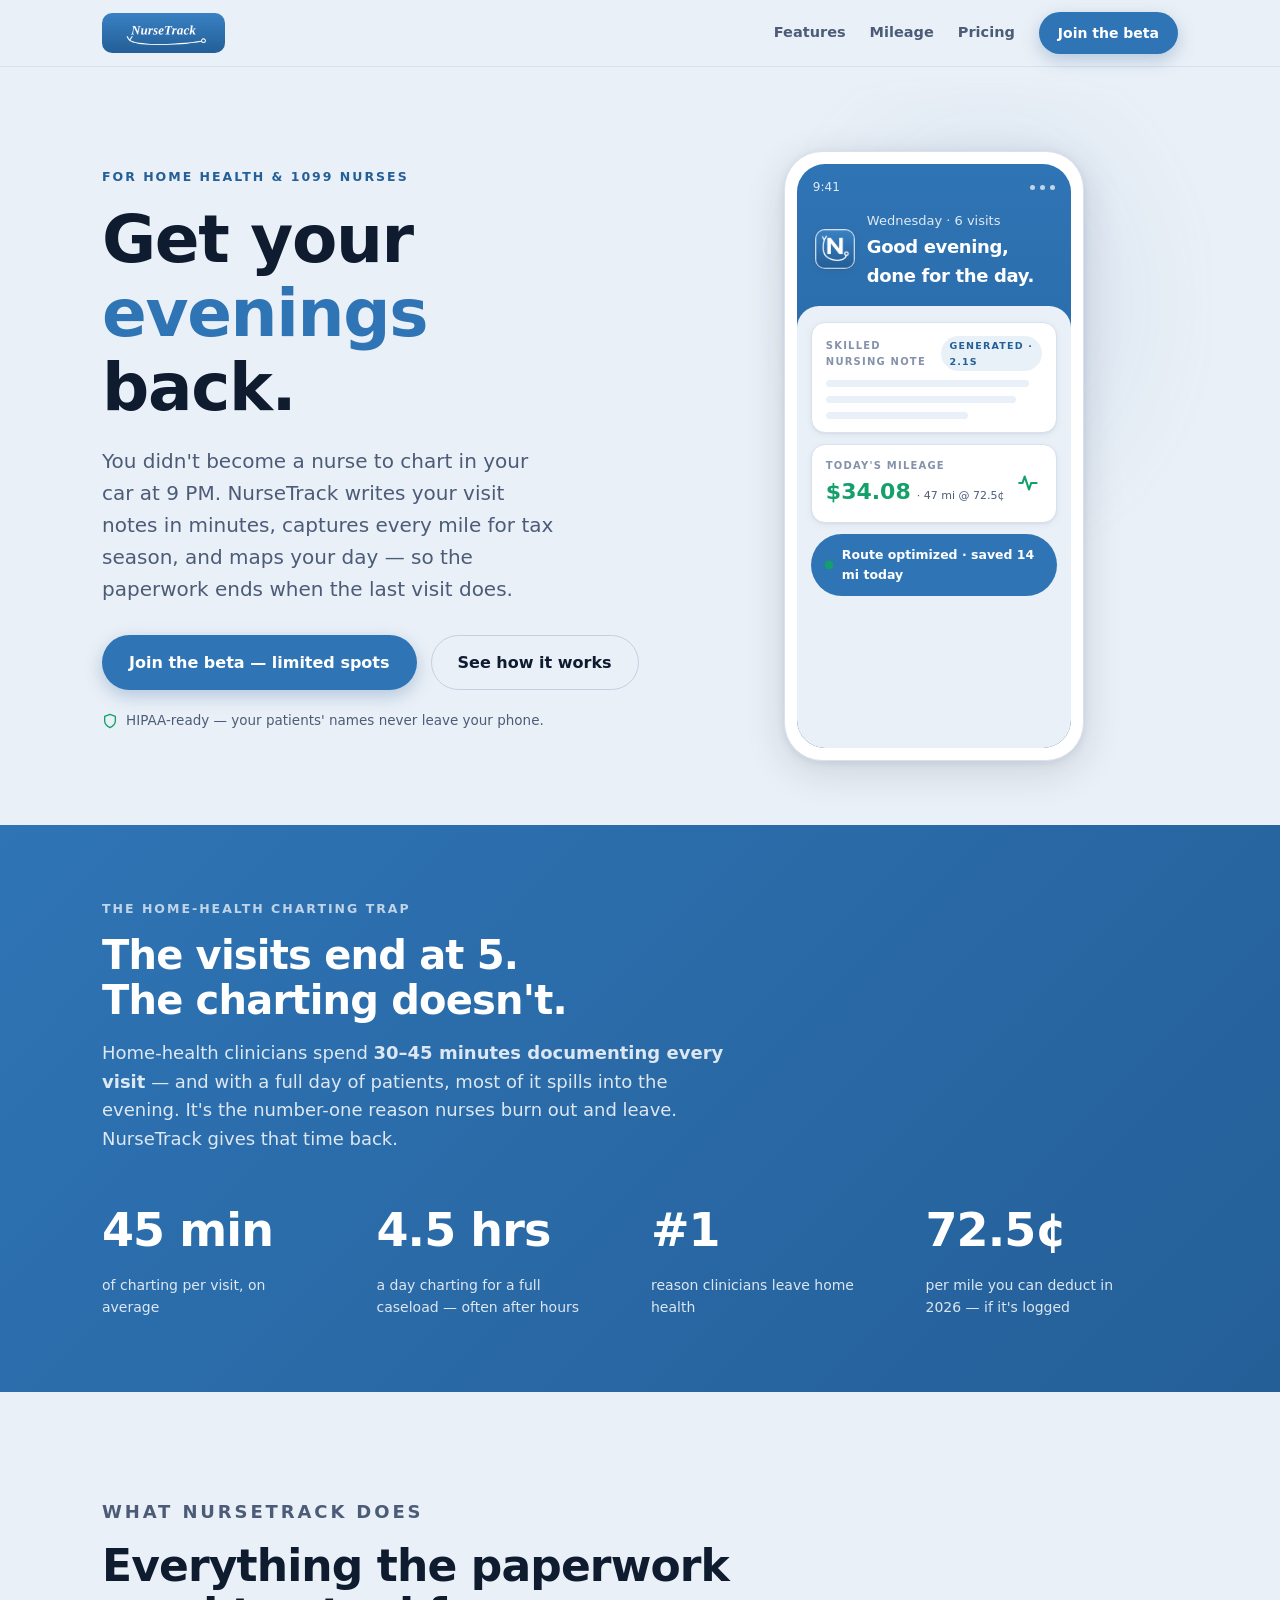
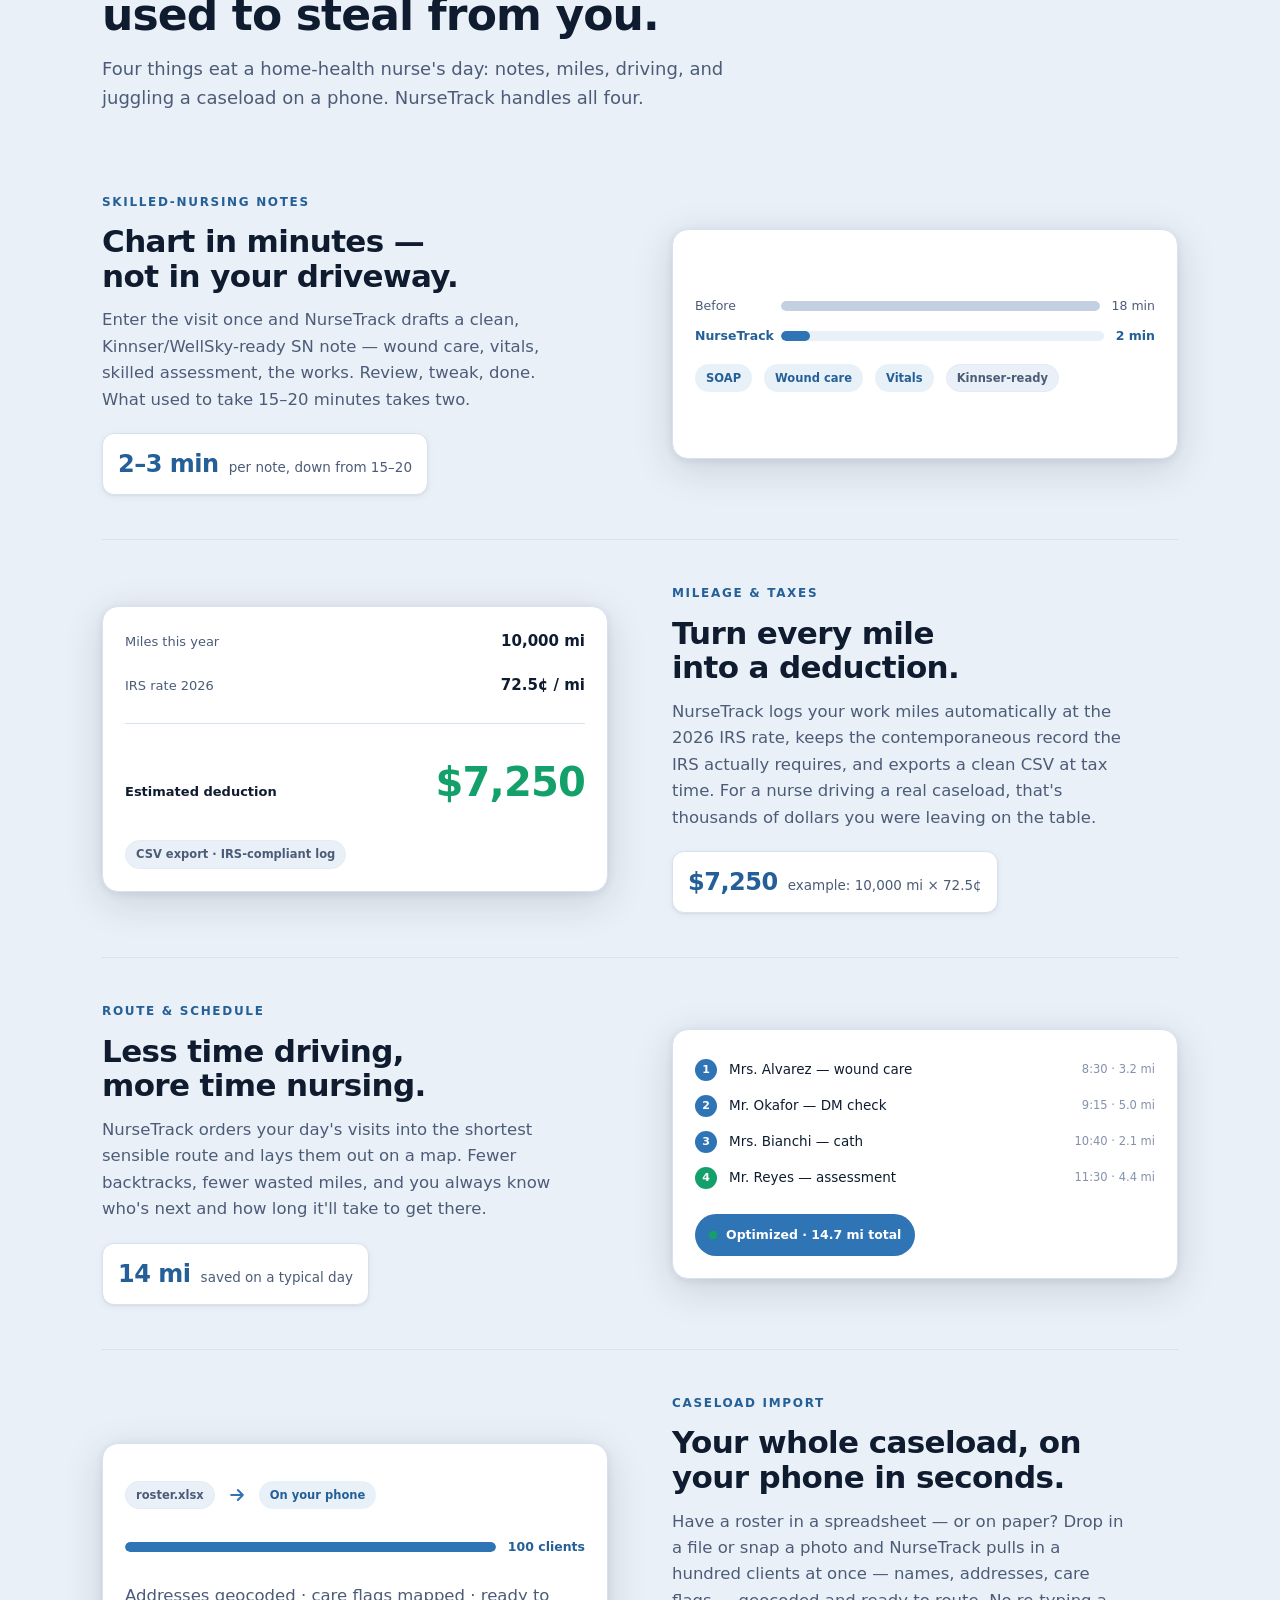
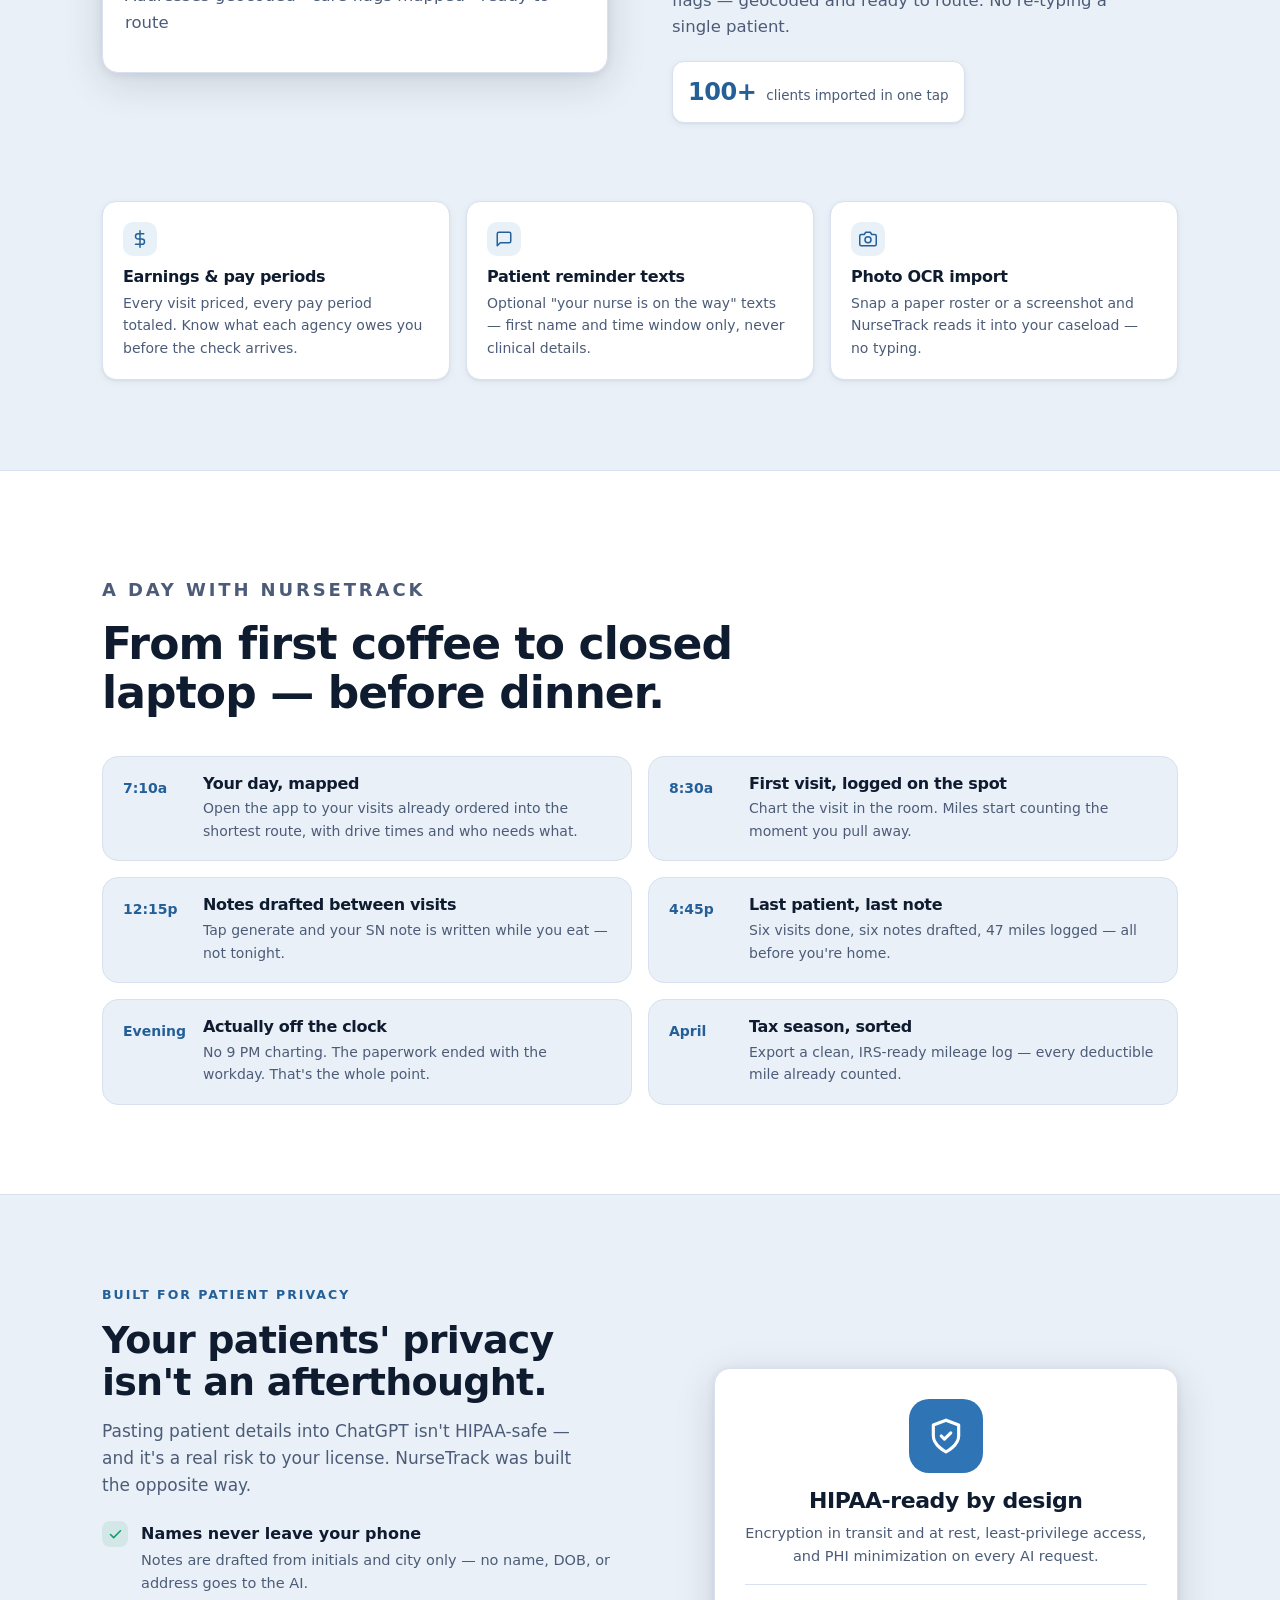
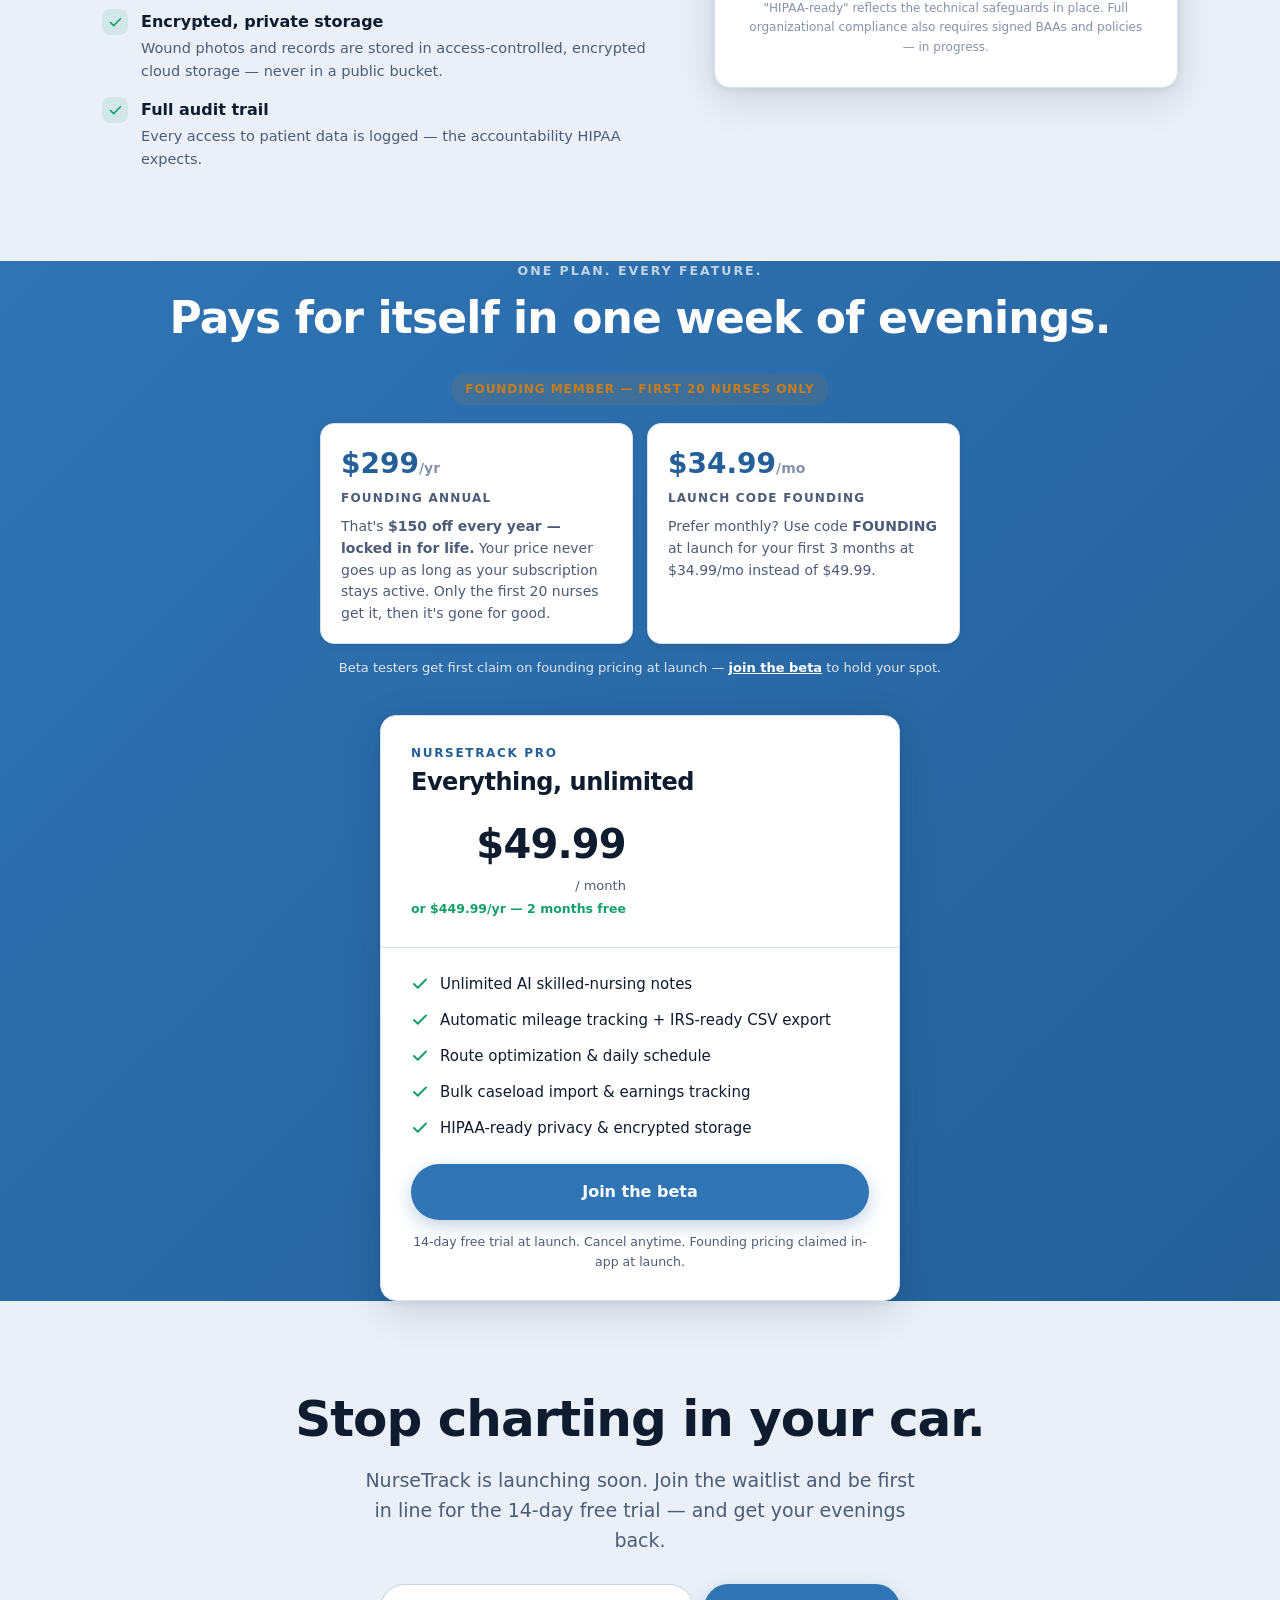
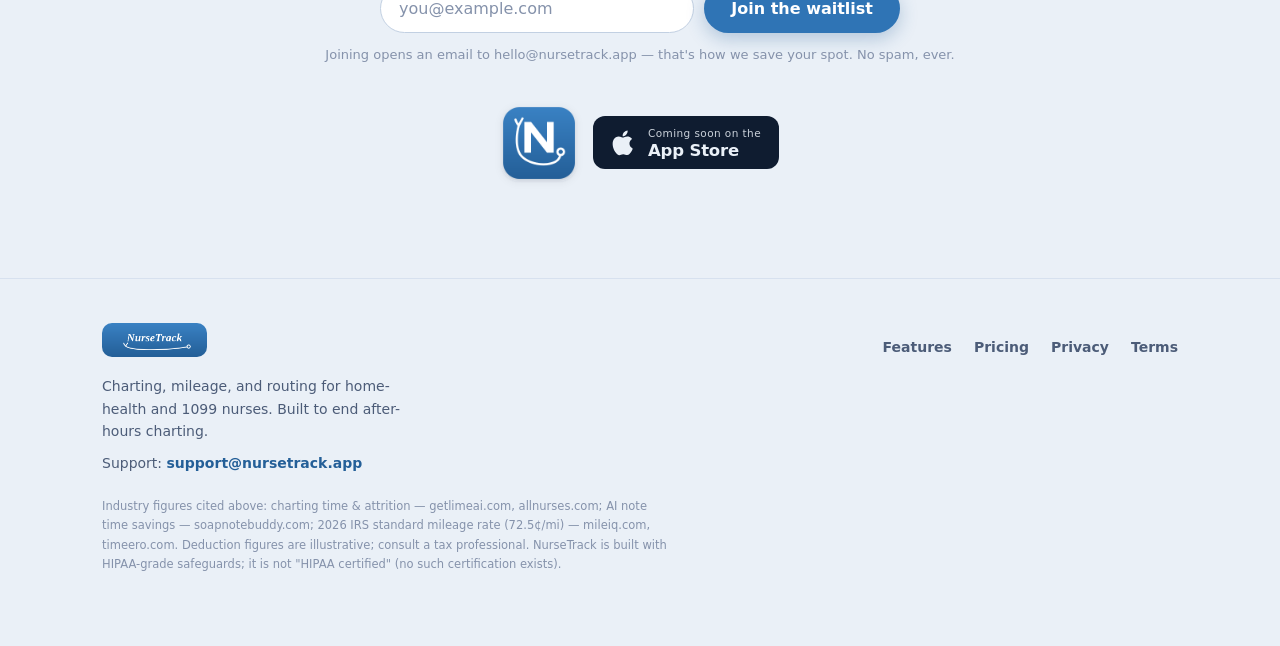
<file: index.html>
<!DOCTYPE html>
<html lang="en">
<head>
  <meta charset="utf-8" />
  <meta name="viewport" content="width=device-width, initial-scale=1" />
  <meta name="theme-color" content="#2f74b5" />
  <title>NurseTrack — AI charting, routes &amp; pay tracking for home-health nurses</title>
  <meta name="description" content="NurseTrack turns hours of after-hours home health charting into minutes, captures every mile for tax season, and optimizes your route. HIPAA-ready. Built for field and 1099 nurses." />
  <meta property="og:title" content="NurseTrack — AI charting, routes &amp; pay tracking for home-health nurses" />
  <meta property="og:description" content="NurseTrack turns hours of after-hours home health charting into minutes, captures every mile for tax season, and optimizes your route. HIPAA-ready. Built for field and 1099 nurses." />
  <meta property="og:type" content="website" />
  <meta property="og:site_name" content="NurseTrack" />
  <meta property="og:url" content="https://nursetrack.app/" />
  <meta property="og:image" content="https://nursetrack.app/assets/wordmark-banner.png" />
  <meta name="twitter:card" content="summary_large_image" />
  <link rel="icon" type="image/png" href="assets/app-icon-preview.png" />
  <link rel="apple-touch-icon" href="assets/app-icon-preview.png" />
  <link rel="stylesheet" href="styles.css" />
</head>
<body id="top">

  <!-- NAV -->
  <header class="mk-nav">
    <div class="mk-wrap mk-navrow">
      <a class="mk-wordmark" href="#top" aria-label="NurseTrack — home">
        <picture>
          <source srcset="assets/wordmark-banner-dark.png" media="(prefers-color-scheme: dark)" />
          <img src="assets/wordmark-banner.png" alt="NurseTrack" width="1600" height="520" />
        </picture>
      </a>
      <nav class="mk-navlinks">
        <a class="txt hide" href="#features">Features</a>
        <a class="txt hide" href="#mileage">Mileage</a>
        <a class="txt hide" href="#pricing">Pricing</a>
        <a class="mk-btn primary small" href="/get">Join the beta</a>
      </nav>
    </div>
  </header>

  <main>
    <!-- HERO -->
    <section class="mk-hero">
      <div class="mk-wrap mk-herogrid">
        <div>
          <p class="mk-eyebrow mk-reveal">For home health &amp; 1099 nurses</p>
          <h1 class="mk-reveal">Get your <span class="u">evenings</span> back.</h1>
          <p class="sub mk-reveal">
            You didn't become a nurse to chart in your car at 9&nbsp;PM. NurseTrack
            writes your visit notes in minutes, captures every mile for tax season,
            and maps your day — so the paperwork ends when the last visit does.
          </p>
          <div class="mk-cta-row mk-reveal">
            <a class="mk-btn primary" href="/get">Join the beta — limited spots</a>
            <a class="mk-btn ghost" href="#features">See how it works</a>
          </div>
          <p class="mk-trust mk-reveal">
            <svg viewBox="0 0 24 24" fill="none" stroke="currentColor" stroke-width="2" stroke-linecap="round" stroke-linejoin="round" aria-hidden="true"><path d="M12 22s8-4 8-10V5l-8-3-8 3v7c0 6 8 10 8 10z" /></svg>
            HIPAA-ready — your patients' names never leave your phone.
          </p>
        </div>

        <div class="mk-phonewrap mk-reveal">
          <div class="mk-glow" aria-hidden="true"></div>
          <div class="mk-phone" role="img"
               aria-label="NurseTrack app showing a skilled-nursing note generated in 2.1 seconds and a mileage tile reading 47 miles, 34 dollars 08">
            <div class="mk-screen">
              <div class="mk-stbar">
                <span class="t">9:41</span>
                <span class="b"><i></i><i></i><i></i></span>
              </div>
              <div class="mk-apphdr">
                <span class="mk-appicon"><img src="assets/app-icon-preview.png" alt="" /></span>
                <span>
                  <span class="hi">Wednesday · 6 visits</span>
                  <span class="h2" style="display:block">Good evening, done for the day.</span>
                </span>
              </div>
              <div class="mk-sheet">
                <div class="mk-card">
                  <div class="lab">Skilled Nursing Note <span class="mk-badge">Generated · 2.1s</span></div>
                  <div class="mk-noteline l"></div><div class="mk-noteline s"></div><div class="mk-noteline m"></div>
                </div>
                <div class="mk-miletile">
                  <div>
                    <div class="lab">Today's mileage</div>
                    <div class="mk-odo"><span class="n">$34.08</span><span class="sub">· 47 mi @ 72.5¢</span></div>
                  </div>
                  <svg viewBox="0 0 24 24" width="26" height="26" fill="none" stroke="currentColor" stroke-width="2" stroke-linecap="round" stroke-linejoin="round" aria-hidden="true"><path d="M3 12h3l2-6 4 12 2-6h5" /></svg>
                </div>
                <div class="mk-routepill"><span class="dot"></span> Route optimized · saved 14 mi today</div>
              </div>
            </div>
          </div>
        </div>
      </div>
    </section>

    <!-- PROBLEM BAND -->
    <section class="mk-band mk-sec" id="why">
      <div class="mk-wrap">
        <p class="mk-eyebrow mk-reveal">The home-health charting trap</p>
        <h2 class="mk-reveal">The visits end at 5. The charting doesn't.</h2>
        <p class="lede mk-reveal">
          Home-health clinicians spend <strong>30–45 minutes documenting every visit</strong> —
          and with a full day of patients, most of it spills into the evening. It's the
          number-one reason nurses burn out and leave. NurseTrack gives that time back.
        </p>
        <div class="mk-statgrid">
          <div class="mk-stat mk-reveal"><div class="big">45 min</div><div class="cap">of charting per visit, on average</div></div>
          <div class="mk-stat mk-reveal"><div class="big">4.5 hrs</div><div class="cap">a day charting for a full caseload — often after hours</div></div>
          <div class="mk-stat mk-reveal"><div class="big">#1</div><div class="cap">reason clinicians leave home health</div></div>
          <div class="mk-stat mk-reveal"><div class="big">72.5¢</div><div class="cap">per mile you can deduct in 2026 — if it's logged</div></div>
        </div>
      </div>
    </section>

    <!-- FEATURES -->
    <section id="features">
      <div class="mk-wrap">
        <div class="mk-sechead mk-reveal">
          <p class="mk-eyebrow">What NurseTrack does</p>
          <h2>Everything the paperwork used to steal from you.</h2>
          <p>
            Four things eat a home-health nurse's day: notes, miles, driving, and
            juggling a caseload on a phone. NurseTrack handles all four.
          </p>
        </div>

        <div class="mk-features">
          <!-- notes -->
          <div class="mk-feature mk-reveal">
            <div>
              <div class="mk-ftag">Skilled-nursing notes</div>
              <h3>Chart in minutes — not in your driveway.</h3>
              <p>
                Enter the visit once and NurseTrack drafts a clean, Kinnser/WellSky-ready
                SN note — wound care, vitals, skilled assessment, the works. Review,
                tweak, done. What used to take 15–20 minutes takes two.
              </p>
              <div class="mk-fstat"><b>2–3 min</b><span>per note, down from 15–20</span></div>
            </div>
            <div class="mk-fvis">
              <div class="mk-barwrap">
                <div class="mk-bar"><span class="who">Before</span><span class="track"><span class="fill a"></span></span><span>18 min</span></div>
                <div class="mk-bar"><span class="who on">NurseTrack</span><span class="track"><span class="fill b"></span></span><span class="val on">2 min</span></div>
              </div>
              <div class="mk-vrow wrap">
                <span class="mk-vchip on">SOAP</span>
                <span class="mk-vchip on">Wound care</span>
                <span class="mk-vchip on">Vitals</span>
                <span class="mk-vchip">Kinnser-ready</span>
              </div>
            </div>
          </div>

          <!-- mileage -->
          <div class="mk-feature flip mk-reveal" id="mileage">
            <div>
              <div class="mk-ftag">Mileage &amp; taxes</div>
              <h3>Turn every mile into a deduction.</h3>
              <p>
                NurseTrack logs your work miles automatically at the 2026 IRS rate, keeps
                the contemporaneous record the IRS actually requires, and exports a clean
                CSV at tax time. For a nurse driving a real caseload, that's thousands of
                dollars you were leaving on the table.
              </p>
              <div class="mk-fstat"><b>$7,250</b><span>example: 10,000 mi × 72.5¢</span></div>
            </div>
            <div class="mk-fvis">
              <div class="mk-moneyrow"><span class="k">Miles this year</span><span class="v">10,000 mi</span></div>
              <div class="mk-moneyrow gap"><span class="k">IRS rate 2026</span><span class="v">72.5¢ / mi</span></div>
              <div class="mk-divider"></div>
              <div class="mk-moneyrow">
                <span class="k total">Estimated deduction</span>
                <span class="mk-bigmoney">$7,250</span>
              </div>
              <span class="mk-vchip pad-top">CSV export · IRS-compliant log</span>
            </div>
          </div>

          <!-- route -->
          <div class="mk-feature mk-reveal">
            <div>
              <div class="mk-ftag">Route &amp; schedule</div>
              <h3>Less time driving, more time nursing.</h3>
              <p>
                NurseTrack orders your day's visits into the shortest sensible route and
                lays them out on a map. Fewer backtracks, fewer wasted miles, and you
                always know who's next and how long it'll take to get there.
              </p>
              <div class="mk-fstat"><b>14 mi</b><span>saved on a typical day</span></div>
            </div>
            <div class="mk-fvis">
              <div class="mk-stops">
                <div class="mk-stop"><span class="pin">1</span> Mrs. Alvarez — wound care <span class="meta">8:30 · 3.2 mi</span></div>
                <div class="mk-stop"><span class="pin">2</span> Mr. Okafor — DM check <span class="meta">9:15 · 5.0 mi</span></div>
                <div class="mk-stop"><span class="pin">3</span> Mrs. Bianchi — cath <span class="meta">10:40 · 2.1 mi</span></div>
                <div class="mk-stop"><span class="pin acc">4</span> Mr. Reyes — assessment <span class="meta">11:30 · 4.4 mi</span></div>
              </div>
              <div class="mk-routepill tight"><span class="dot"></span> Optimized · 14.7 mi total</div>
            </div>
          </div>

          <!-- import -->
          <div class="mk-feature flip mk-reveal">
            <div>
              <div class="mk-ftag">Caseload import</div>
              <h3>Your whole caseload, on your phone in seconds.</h3>
              <p>
                Have a roster in a spreadsheet — or on paper? Drop in a file or snap a
                photo and NurseTrack pulls in a hundred clients at once — names,
                addresses, care flags — geocoded and ready to route. No re-typing a
                single patient.
              </p>
              <div class="mk-fstat"><b>100+</b><span>clients imported in one tap</span></div>
            </div>
            <div class="mk-fvis">
              <div class="mk-vrow">
                <span class="mk-vchip">roster.xlsx</span>
                <svg viewBox="0 0 24 24" width="20" height="20" fill="none" stroke="currentColor" stroke-width="2.4" stroke-linecap="round" stroke-linejoin="round" aria-hidden="true" style="color: var(--nt-accent)"><path d="M5 12h14M13 6l6 6-6 6" /></svg>
                <span class="mk-vchip on">On your phone</span>
              </div>
              <div class="mk-barwrap pad-top">
                <div class="mk-bar"><span class="track"><span class="fill full"></span></span><span class="val on">100 clients</span></div>
              </div>
              <p class="mk-fine-note">
                Addresses geocoded · care flags mapped · ready to route
              </p>
            </div>
          </div>
        </div>

        <!-- more in the box -->
        <div class="mk-more">
          <div class="mk-morecard mk-reveal">
            <div class="ic">
              <svg viewBox="0 0 24 24" fill="none" stroke="currentColor" stroke-width="2" stroke-linecap="round" stroke-linejoin="round" aria-hidden="true"><path d="M12 1v22M17 5H9.5a3.5 3.5 0 0 0 0 7h5a3.5 3.5 0 0 1 0 7H6" /></svg>
            </div>
            <h4>Earnings &amp; pay periods</h4>
            <p>Every visit priced, every pay period totaled. Know what each agency owes you before the check arrives.</p>
          </div>
          <div class="mk-morecard mk-reveal">
            <div class="ic">
              <svg viewBox="0 0 24 24" fill="none" stroke="currentColor" stroke-width="2" stroke-linecap="round" stroke-linejoin="round" aria-hidden="true"><path d="M21 15a2 2 0 0 1-2 2H7l-4 4V5a2 2 0 0 1 2-2h14a2 2 0 0 1 2 2z" /></svg>
            </div>
            <h4>Patient reminder texts</h4>
            <p>Optional "your nurse is on the way" texts — first name and time window only, never clinical details.</p>
          </div>
          <div class="mk-morecard mk-reveal">
            <div class="ic">
              <svg viewBox="0 0 24 24" fill="none" stroke="currentColor" stroke-width="2" stroke-linecap="round" stroke-linejoin="round" aria-hidden="true"><path d="M23 19a2 2 0 0 1-2 2H3a2 2 0 0 1-2-2V8a2 2 0 0 1 2-2h4l2-3h6l2 3h4a2 2 0 0 1 2 2z" /><circle cx="12" cy="13" r="4" /></svg>
            </div>
            <h4>Photo OCR import</h4>
            <p>Snap a paper roster or a screenshot and NurseTrack reads it into your caseload — no typing.</p>
          </div>
        </div>
      </div>
    </section>

    <!-- DAY TIMELINE -->
    <section class="mk-day">
      <div class="mk-wrap">
        <div class="mk-sechead mk-reveal">
          <p class="mk-eyebrow">A day with NurseTrack</p>
          <h2>From first coffee to closed laptop — before dinner.</h2>
        </div>
        <div class="mk-timeline">
          <div class="mk-tl mk-reveal"><span class="time">7:10a</span><div><h4>Your day, mapped</h4><p>Open the app to your visits already ordered into the shortest route, with drive times and who needs what.</p></div></div>
          <div class="mk-tl mk-reveal"><span class="time">8:30a</span><div><h4>First visit, logged on the spot</h4><p>Chart the visit in the room. Miles start counting the moment you pull away.</p></div></div>
          <div class="mk-tl mk-reveal"><span class="time">12:15p</span><div><h4>Notes drafted between visits</h4><p>Tap generate and your SN note is written while you eat — not tonight.</p></div></div>
          <div class="mk-tl mk-reveal"><span class="time">4:45p</span><div><h4>Last patient, last note</h4><p>Six visits done, six notes drafted, 47 miles logged — all before you're home.</p></div></div>
          <div class="mk-tl mk-reveal"><span class="time">Evening</span><div><h4>Actually off the clock</h4><p>No 9&nbsp;PM charting. The paperwork ended with the workday. That's the whole point.</p></div></div>
          <div class="mk-tl mk-reveal"><span class="time">April</span><div><h4>Tax season, sorted</h4><p>Export a clean, IRS-ready mileage log — every deductible mile already counted.</p></div></div>
        </div>
      </div>
    </section>

    <!-- HIPAA / TRUST -->
    <section id="trust">
      <div class="mk-wrap mk-safe">
        <div class="mk-reveal">
          <p class="mk-eyebrow">Built for patient privacy</p>
          <h2>Your patients' privacy isn't an afterthought.</h2>
          <p class="lede">
            Pasting patient details into ChatGPT isn't HIPAA-safe — and it's a real risk
            to your license. NurseTrack was built the opposite way.
          </p>
          <div class="mk-checks">
            <div class="mk-check">
              <span class="ic"><svg viewBox="0 0 24 24" fill="none" stroke="currentColor" stroke-width="2.6" stroke-linecap="round" stroke-linejoin="round" aria-hidden="true"><path d="M20 6L9 17l-5-5" /></svg></span>
              <div><b>Names never leave your phone</b><p>Notes are drafted from initials and city only — no name, DOB, or address goes to the AI.</p></div>
            </div>
            <div class="mk-check">
              <span class="ic"><svg viewBox="0 0 24 24" fill="none" stroke="currentColor" stroke-width="2.6" stroke-linecap="round" stroke-linejoin="round" aria-hidden="true"><path d="M20 6L9 17l-5-5" /></svg></span>
              <div><b>Encrypted, private storage</b><p>Wound photos and records are stored in access-controlled, encrypted cloud storage — never in a public bucket.</p></div>
            </div>
            <div class="mk-check">
              <span class="ic"><svg viewBox="0 0 24 24" fill="none" stroke="currentColor" stroke-width="2.6" stroke-linecap="round" stroke-linejoin="round" aria-hidden="true"><path d="M20 6L9 17l-5-5" /></svg></span>
              <div><b>Full audit trail</b><p>Every access to patient data is logged — the accountability HIPAA expects.</p></div>
            </div>
          </div>
        </div>
        <div class="mk-shield mk-reveal">
          <div class="big">
            <svg viewBox="0 0 24 24" fill="none" stroke="currentColor" stroke-width="2" stroke-linecap="round" stroke-linejoin="round" aria-hidden="true"><path d="M12 22s8-4 8-10V5l-8-3-8 3v7c0 6 8 10 8 10z" /><path d="M9 12l2 2 4-4" /></svg>
          </div>
          <h3>HIPAA-ready by design</h3>
          <p>Encryption in transit and at rest, least-privilege access, and PHI minimization on every AI request.</p>
          <div class="note">
            "HIPAA-ready" reflects the technical safeguards in place. Full organizational
            compliance also requires signed BAAs and policies — in progress.
          </div>
        </div>
      </div>
    </section>

    <!-- PRICING -->
    <section class="mk-price mk-sec" id="pricing">
      <div class="mk-wrap">
        <p class="mk-eyebrow mk-reveal">One plan. Every feature.</p>
        <h2 class="mk-reveal">Pays for itself in one week of evenings.</h2>

        <!-- Founding-member offers. Numbers must stay in sync with App
             Store Connect / RevenueCat: founding annual $299 (capped at
             20, price preserved while the subscription stays active) and
             launch offer code FOUNDING (first 3 months of monthly at
             $34.99/mo). The code is minted at launch — copy is written
             so nothing here promises it exists before then. -->
        <div class="mk-founding mk-reveal">
          <div class="mk-founding-badge">Founding member — first 20 nurses only</div>
          <div class="mk-founding-grid">
            <div class="mk-founding-deal">
              <div class="fd-price">$299<span>/yr</span></div>
              <div class="fd-label">Founding Annual</div>
              <p>
                That's <strong>$150 off every year — locked in for life.</strong>
                Your price never goes up as long as your subscription stays
                active. Only the first 20 nurses get it, then it's gone for good.
              </p>
            </div>
            <div class="mk-founding-deal">
              <div class="fd-price">$34.99<span>/mo</span></div>
              <div class="fd-label">Launch code <strong>FOUNDING</strong></div>
              <p>
                Prefer monthly? Use code <strong>FOUNDING</strong> at launch
                for your first 3 months at $34.99/mo instead of $49.99.
              </p>
            </div>
          </div>
          <p class="mk-founding-note">
            Beta testers get first claim on founding pricing at launch —
            <a href="/get">join the beta</a> to hold your spot.
          </p>
        </div>

        <div class="mk-pricecard mk-reveal">
          <div class="mk-pricetop">
            <div><div class="plan">NurseTrack Pro</div><h3>Everything, unlimited</h3></div>
            <div class="mk-amount">
              <div class="n">$49.99</div>
              <div class="per">/ month</div>
              <div class="yr">or $449.99/yr — 2 months free</div>
            </div>
          </div>
          <div class="mk-plist">
            <div class="li"><svg viewBox="0 0 24 24" fill="none" stroke="currentColor" stroke-width="2.6" stroke-linecap="round" stroke-linejoin="round" aria-hidden="true"><path d="M20 6L9 17l-5-5" /></svg> Unlimited AI skilled-nursing notes</div>
            <div class="li"><svg viewBox="0 0 24 24" fill="none" stroke="currentColor" stroke-width="2.6" stroke-linecap="round" stroke-linejoin="round" aria-hidden="true"><path d="M20 6L9 17l-5-5" /></svg> Automatic mileage tracking + IRS-ready CSV export</div>
            <div class="li"><svg viewBox="0 0 24 24" fill="none" stroke="currentColor" stroke-width="2.6" stroke-linecap="round" stroke-linejoin="round" aria-hidden="true"><path d="M20 6L9 17l-5-5" /></svg> Route optimization &amp; daily schedule</div>
            <div class="li"><svg viewBox="0 0 24 24" fill="none" stroke="currentColor" stroke-width="2.6" stroke-linecap="round" stroke-linejoin="round" aria-hidden="true"><path d="M20 6L9 17l-5-5" /></svg> Bulk caseload import &amp; earnings tracking</div>
            <div class="li"><svg viewBox="0 0 24 24" fill="none" stroke="currentColor" stroke-width="2.6" stroke-linecap="round" stroke-linejoin="round" aria-hidden="true"><path d="M20 6L9 17l-5-5" /></svg> HIPAA-ready privacy &amp; encrypted storage</div>
          </div>
          <div class="mk-pricecta">
            <a class="mk-btn primary" href="/get">Join the beta</a>
            <div class="fine">14-day free trial at launch. Cancel anytime. Founding pricing claimed in-app at launch.</div>
          </div>
        </div>
      </div>
    </section>

    <!-- WAITLIST / FINAL CTA -->
    <section class="mk-final" id="waitlist">
      <div class="mk-wrap">
        <h2 class="mk-reveal">Stop charting in your car.</h2>
        <p class="lede mk-reveal">
          NurseTrack is launching soon. Join the waitlist and be first in line for the
          14-day free trial — and get your evenings back.
        </p>
        <div class="mk-reveal">
          <!--
            TODO(waitlist backend): there is no waitlist API endpoint yet. Submitting
            opens a pre-filled mailto: draft to hello@nursetrack.app (the only channel
            that actually reaches the owner today) and remembers the signup in
            localStorage so the form shows its joined state on return visits. When a
            real endpoint exists, POST here instead and drop the mailto fallback.
          -->
          <div id="waitlist-form-slot">
            <form class="mk-waitform" id="waitform" novalidate>
              <input type="email" inputmode="email" autocomplete="email"
                     placeholder="you@example.com" aria-label="Email address" id="wait-email" />
              <button type="submit" class="mk-btn primary">Join the waitlist</button>
            </form>
            <p class="mk-wait-err" id="wait-err" role="alert" hidden></p>
            <p class="mk-wait-note">
              Joining opens an email to hello@nursetrack.app — that's how we save your spot. No spam, ever.
            </p>
          </div>
          <div id="waitlist-joined-slot" hidden>
            <div class="mk-joined" role="status">
              <svg viewBox="0 0 24 24" fill="none" stroke="currentColor" stroke-width="2.6" stroke-linecap="round" stroke-linejoin="round" aria-hidden="true"><path d="M20 6L9 17l-5-5" /></svg>
              <span>
                You're on the list — an email draft to hello@nursetrack.app just opened.
                Hit send to confirm your spot.
              </span>
            </div>
            <p class="mk-wait-note">
              Didn't see it? <a href="#" id="wait-retry">Email us directly</a> and we'll add you.
            </p>
          </div>
          <div class="mk-storerow">
            <span class="mk-appicon lg"><img src="assets/app-icon-preview.png" alt="NurseTrack app icon" /></span>
            <span class="mk-appstore" aria-label="Coming soon on the App Store">
              <svg viewBox="0 0 24 24" fill="currentColor" aria-hidden="true"><path d="M17.05 12.54c-.03-2.89 2.36-4.27 2.47-4.34-1.35-1.97-3.44-2.24-4.18-2.27-1.78-.18-3.47 1.05-4.37 1.05-.9 0-2.29-1.02-3.77-1-1.94.03-3.72 1.13-4.72 2.86-2.01 3.49-.51 8.66 1.45 11.49.96 1.39 2.1 2.94 3.6 2.88 1.45-.06 1.99-.93 3.74-.93s2.24.93 3.77.9c1.56-.03 2.54-1.41 3.49-2.8 1.1-1.61 1.55-3.17 1.58-3.25-.03-.02-3.03-1.16-3.06-4.59zM14.17 4.05c.8-.97 1.34-2.32 1.19-3.66-1.15.05-2.55.77-3.38 1.73-.74.86-1.39 2.23-1.22 3.55 1.29.1 2.6-.65 3.41-1.62z" /></svg>
              <span>
                <span class="s1">Coming soon on the</span>
                <span class="s2">App Store</span>
              </span>
            </span>
          </div>
        </div>
      </div>
    </section>
  </main>

  <!-- FOOTER -->
  <footer>
    <div class="mk-wrap">
      <div class="mk-footrow">
        <div>
          <a class="mk-wordmark foot" href="#top" aria-label="NurseTrack — back to top">
            <picture>
              <source srcset="assets/wordmark-banner-dark.png" media="(prefers-color-scheme: dark)" />
              <img src="assets/wordmark-banner.png" alt="NurseTrack" width="1600" height="520" />
            </picture>
          </a>
          <p class="blurb">
            Charting, mileage, and routing for home-health and 1099 nurses. Built to end
            after-hours charting.
          </p>
          <p class="supp">
            Support: <a href="mailto:support@nursetrack.app">support@nursetrack.app</a>
          </p>
        </div>
        <div class="mk-footlinks">
          <a href="#features">Features</a>
          <a href="#pricing">Pricing</a>
          <a href="/privacy">Privacy</a>
          <a href="/terms">Terms</a>
        </div>
      </div>
      <p class="mk-sources">
        Industry figures cited above: charting time &amp; attrition — getlimeai.com,
        allnurses.com; AI note time savings — soapnotebuddy.com; 2026 IRS standard
        mileage rate (72.5¢/mi) — mileiq.com, timeero.com. Deduction figures are
        illustrative; consult a tax professional. NurseTrack is built with HIPAA-grade
        safeguards; it is not "HIPAA certified" (no such certification exists).
      </p>
    </div>
  </footer>

  <script>
    (function () {
      'use strict';

      /* ---------- reveal-on-scroll ---------- */
      var els = Array.prototype.slice.call(document.querySelectorAll('.mk-reveal'));
      var reduce = window.matchMedia('(prefers-reduced-motion: reduce)').matches;
      if (reduce || !('IntersectionObserver' in window)) {
        els.forEach(function (el) { el.classList.add('in'); });
      } else {
        var io = new IntersectionObserver(function (entries) {
          entries.forEach(function (e) {
            if (e.isIntersecting) {
              e.target.classList.add('in');
              io.unobserve(e.target);
            }
          });
        }, { threshold: 0.12, rootMargin: '0px 0px -8% 0px' });
        els.forEach(function (el) { io.observe(el); });
      }

      /* ---------- waitlist ---------- */
      var WAITLIST_KEY = 'nt-waitlist-email';
      var WAITLIST_EMAIL = 'hello@nursetrack.app';
      var formSlot = document.getElementById('waitlist-form-slot');
      var joinedSlot = document.getElementById('waitlist-joined-slot');
      var form = document.getElementById('waitform');
      var input = document.getElementById('wait-email');
      var err = document.getElementById('wait-err');
      var retry = document.getElementById('wait-retry');

      function mailto(addr) {
        return 'mailto:' + WAITLIST_EMAIL +
          '?subject=' + encodeURIComponent('NurseTrack Waitlist') +
          '&body=' + encodeURIComponent('Please add me to the NurseTrack waitlist.\n\nEmail: ' + addr);
      }
      function savedEmail() {
        try { return localStorage.getItem(WAITLIST_KEY) || ''; } catch (e) { return ''; }
      }
      function showJoined() {
        formSlot.hidden = true;
        joinedSlot.hidden = false;
      }

      if (savedEmail()) showJoined();

      retry.addEventListener('click', function (e) {
        e.preventDefault();
        window.location.href = mailto(savedEmail() || 'your email');
      });

      form.addEventListener('submit', function (e) {
        e.preventDefault();
        var addr = input.value.trim();
        if (!/^\S+@\S+\.\S+$/.test(addr)) {
          err.textContent = 'Enter a valid email address.';
          err.hidden = false;
          return;
        }
        err.hidden = true;
        try { localStorage.setItem(WAITLIST_KEY, addr); } catch (e2) { /* private mode etc. — the mailto still works */ }
        showJoined();
        window.location.href = mailto(addr);
      });
    })();
  </script>
</body>
</html>
</file>
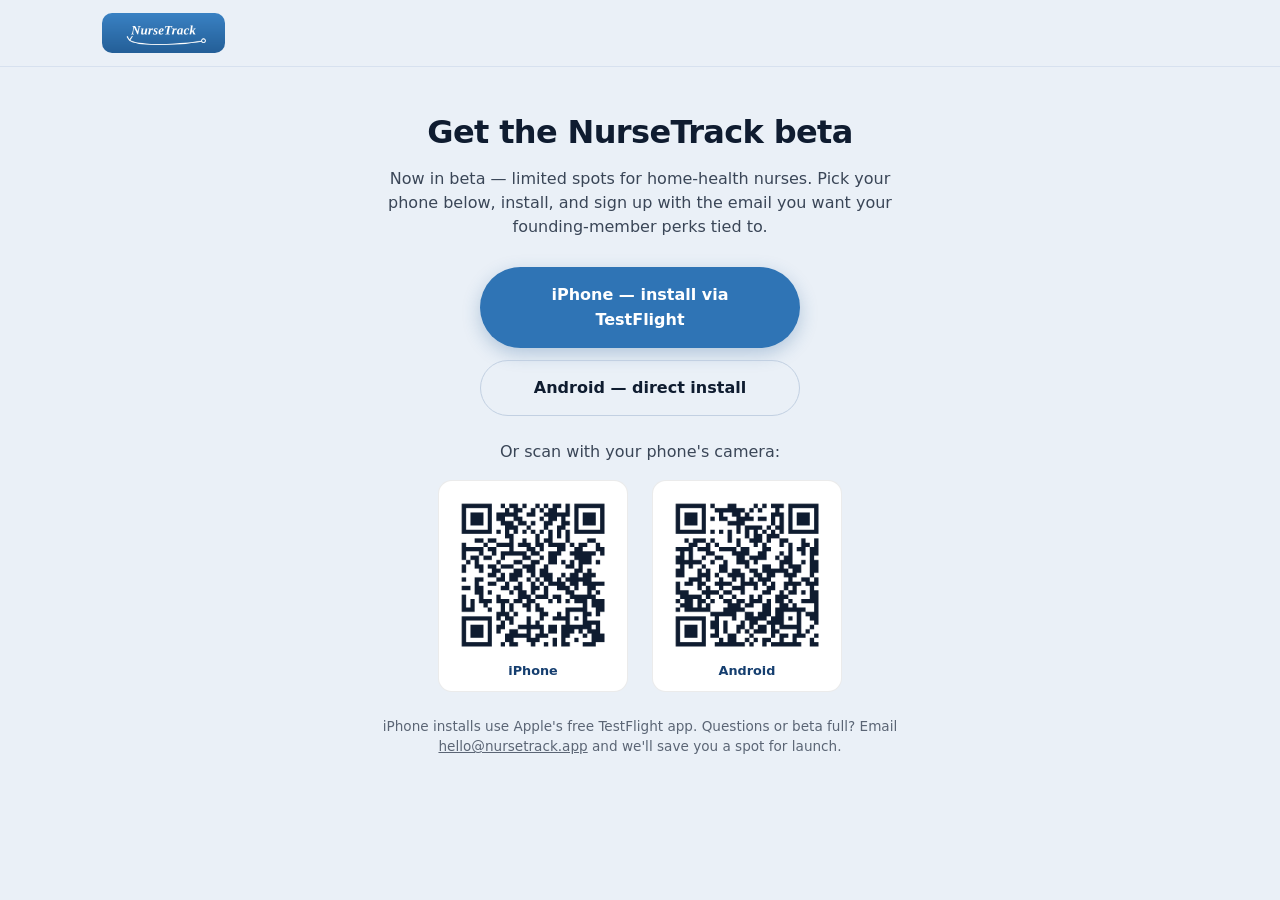
<file: get.html>
<!DOCTYPE html>
<html lang="en">
<head>
  <meta charset="utf-8" />
  <meta name="viewport" content="width=device-width, initial-scale=1" />
  <meta name="theme-color" content="#2f74b5" />
  <title>Get NurseTrack — beta access</title>
  <meta name="description" content="Install the NurseTrack beta — limited spots for home-health nurses. iPhone via TestFlight, Android direct install." />
  <meta name="robots" content="noindex" />
  <link rel="icon" type="image/png" href="assets/app-icon-preview.png" />
  <link rel="stylesheet" href="styles.css" />
  <style>
    /* Page-scoped layout: a centered chooser card. Phones normally never
       see this page (vercel.json user-agent redirects send them straight
       to TestFlight / the APK); this is the desktop + unknown-device
       fallback, so it stays deliberately minimal. */
    .gt-wrap {
      min-height: 70vh;
      display: flex;
      align-items: center;
      justify-content: center;
      padding: 48px 20px;
    }
    .gt-card {
      max-width: 520px;
      width: 100%;
      text-align: center;
    }
    .gt-card h1 { margin-bottom: 12px; }
    .gt-sub { opacity: 0.8; margin-bottom: 28px; line-height: 1.5; }
    .gt-buttons {
      display: flex;
      flex-direction: column;
      gap: 12px;
      max-width: 320px;
      margin: 0 auto 24px;
    }
    .gt-note { font-size: 0.85rem; opacity: 0.65; line-height: 1.5; }
    .gt-note a { color: inherit; }
    .gt-qrs {
      display: flex; gap: 24px; justify-content: center;
      flex-wrap: wrap; margin: 8px 0 24px;
    }
    .gt-qr {
      background: #fff; border: 1px solid rgba(0,0,0,0.08);
      border-radius: 14px; padding: 14px 14px 10px; text-align: center;
    }
    .gt-qr img { width: 160px; height: 160px; display: block; }
    .gt-qr .lbl { font-size: 0.8rem; font-weight: 700; color: #153e6f; margin-top: 6px; }
  </style>
</head>
<body id="top">
  <header class="mk-nav">
    <div class="mk-wrap mk-navrow">
      <a class="mk-wordmark" href="/" aria-label="NurseTrack — home">
        <picture>
          <source srcset="assets/wordmark-banner-dark.png" media="(prefers-color-scheme: dark)" />
          <img src="assets/wordmark-banner.png" alt="NurseTrack" width="1600" height="520" />
        </picture>
      </a>
    </div>
  </header>

  <main class="gt-wrap">
    <div class="gt-card">
      <h1>Get the NurseTrack beta</h1>
      <p class="gt-sub">
        Now in beta — limited spots for home-health nurses.
        Pick your phone below, install, and sign up with the email
        you want your founding-member perks tied to.
      </p>
      <div class="gt-buttons">
        <a class="mk-btn primary" href="/ios">iPhone — install via TestFlight</a>
        <a class="mk-btn ghost" href="/android">Android — direct install</a>
      </div>
      <!-- Desktop path: this page only renders on non-phones (phones
           auto-redirect via vercel.json), so show scannable codes —
           "reading this on a laptop, phone in hand" is the main case. -->
      <p class="gt-sub" style="margin-bottom:16px">Or scan with your phone's camera:</p>
      <div class="gt-qrs">
        <div class="gt-qr">
          <img src="assets/qr-ios.png" alt="QR code — install on iPhone" width="160" height="160" />
          <div class="lbl">iPhone</div>
        </div>
        <div class="gt-qr">
          <img src="assets/qr-android.png" alt="QR code — install on Android" width="160" height="160" />
          <div class="lbl">Android</div>
        </div>
      </div>
      <p class="gt-note">
        iPhone installs use Apple's free TestFlight app.
        Questions or beta full? Email
        <a href="mailto:hello@nursetrack.app">hello@nursetrack.app</a>
        and we'll save you a spot for launch.
      </p>
    </div>
  </main>
</body>
</html>
</file>
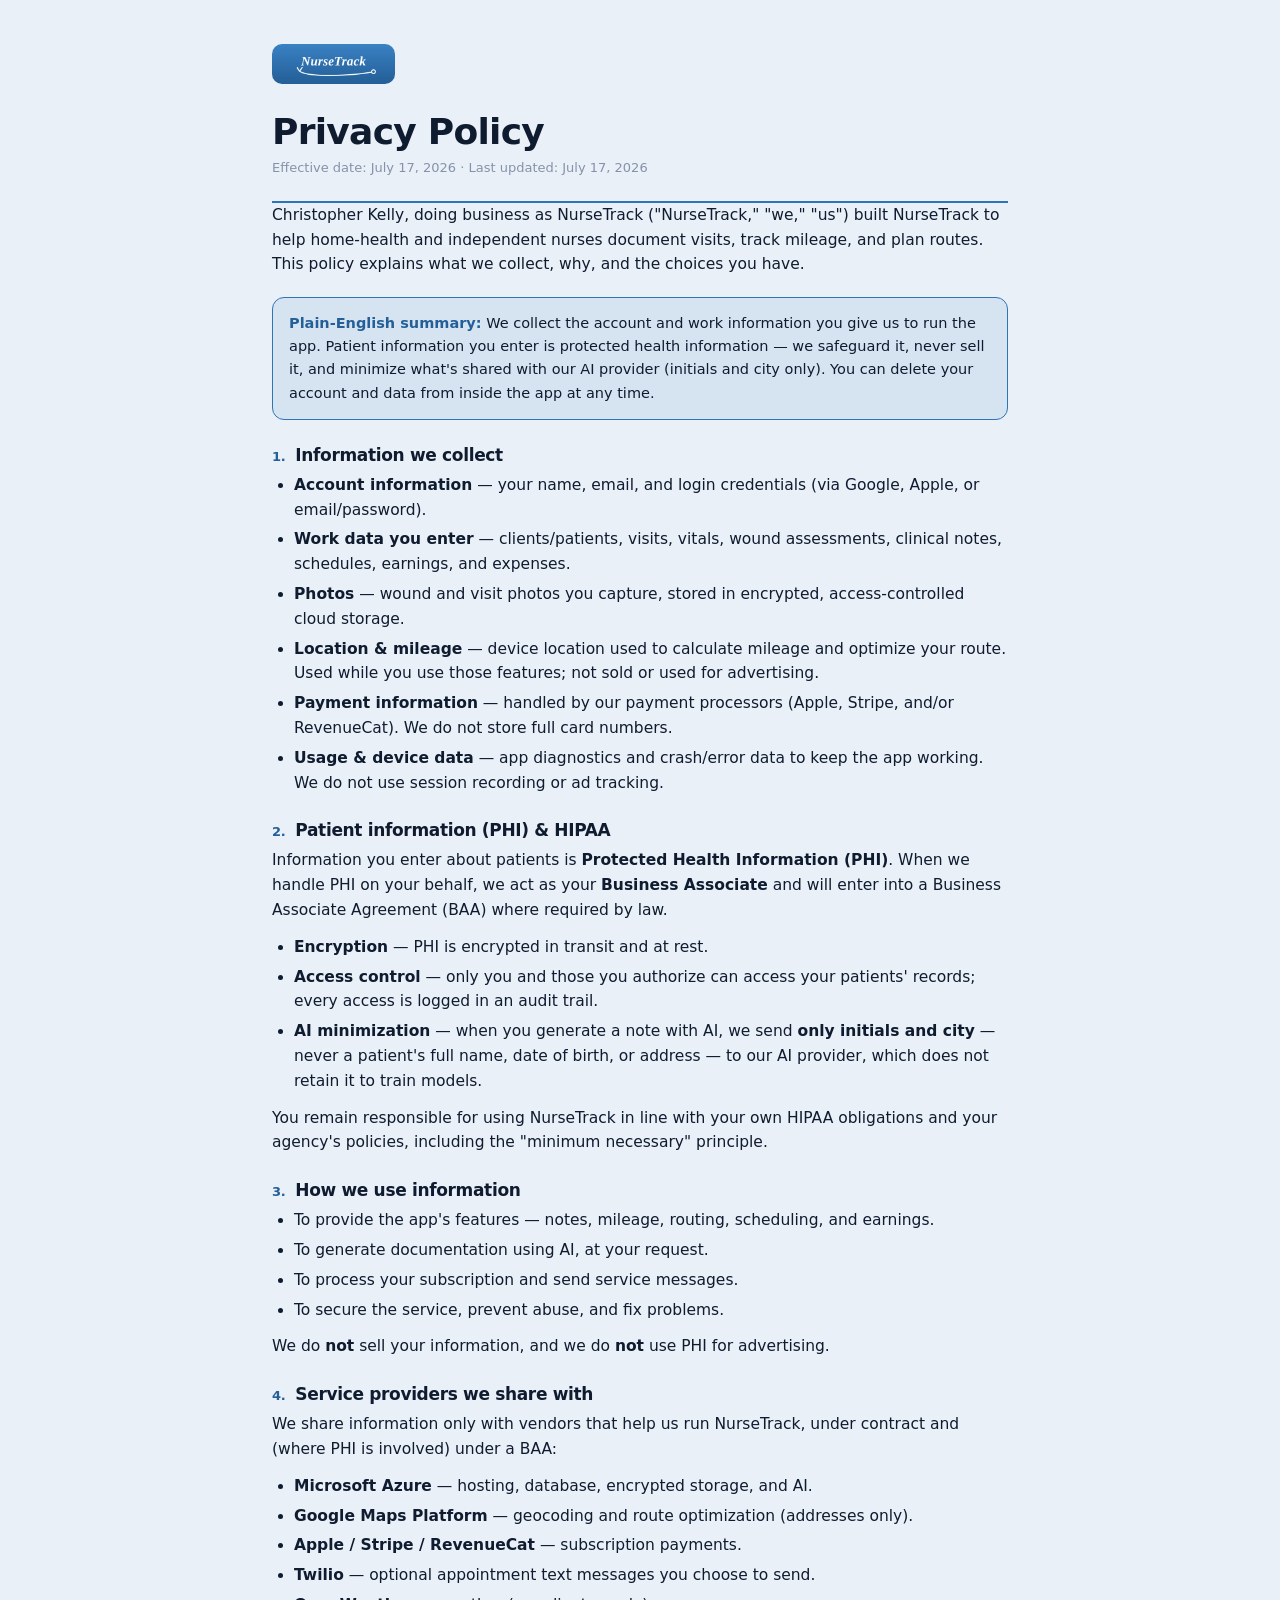
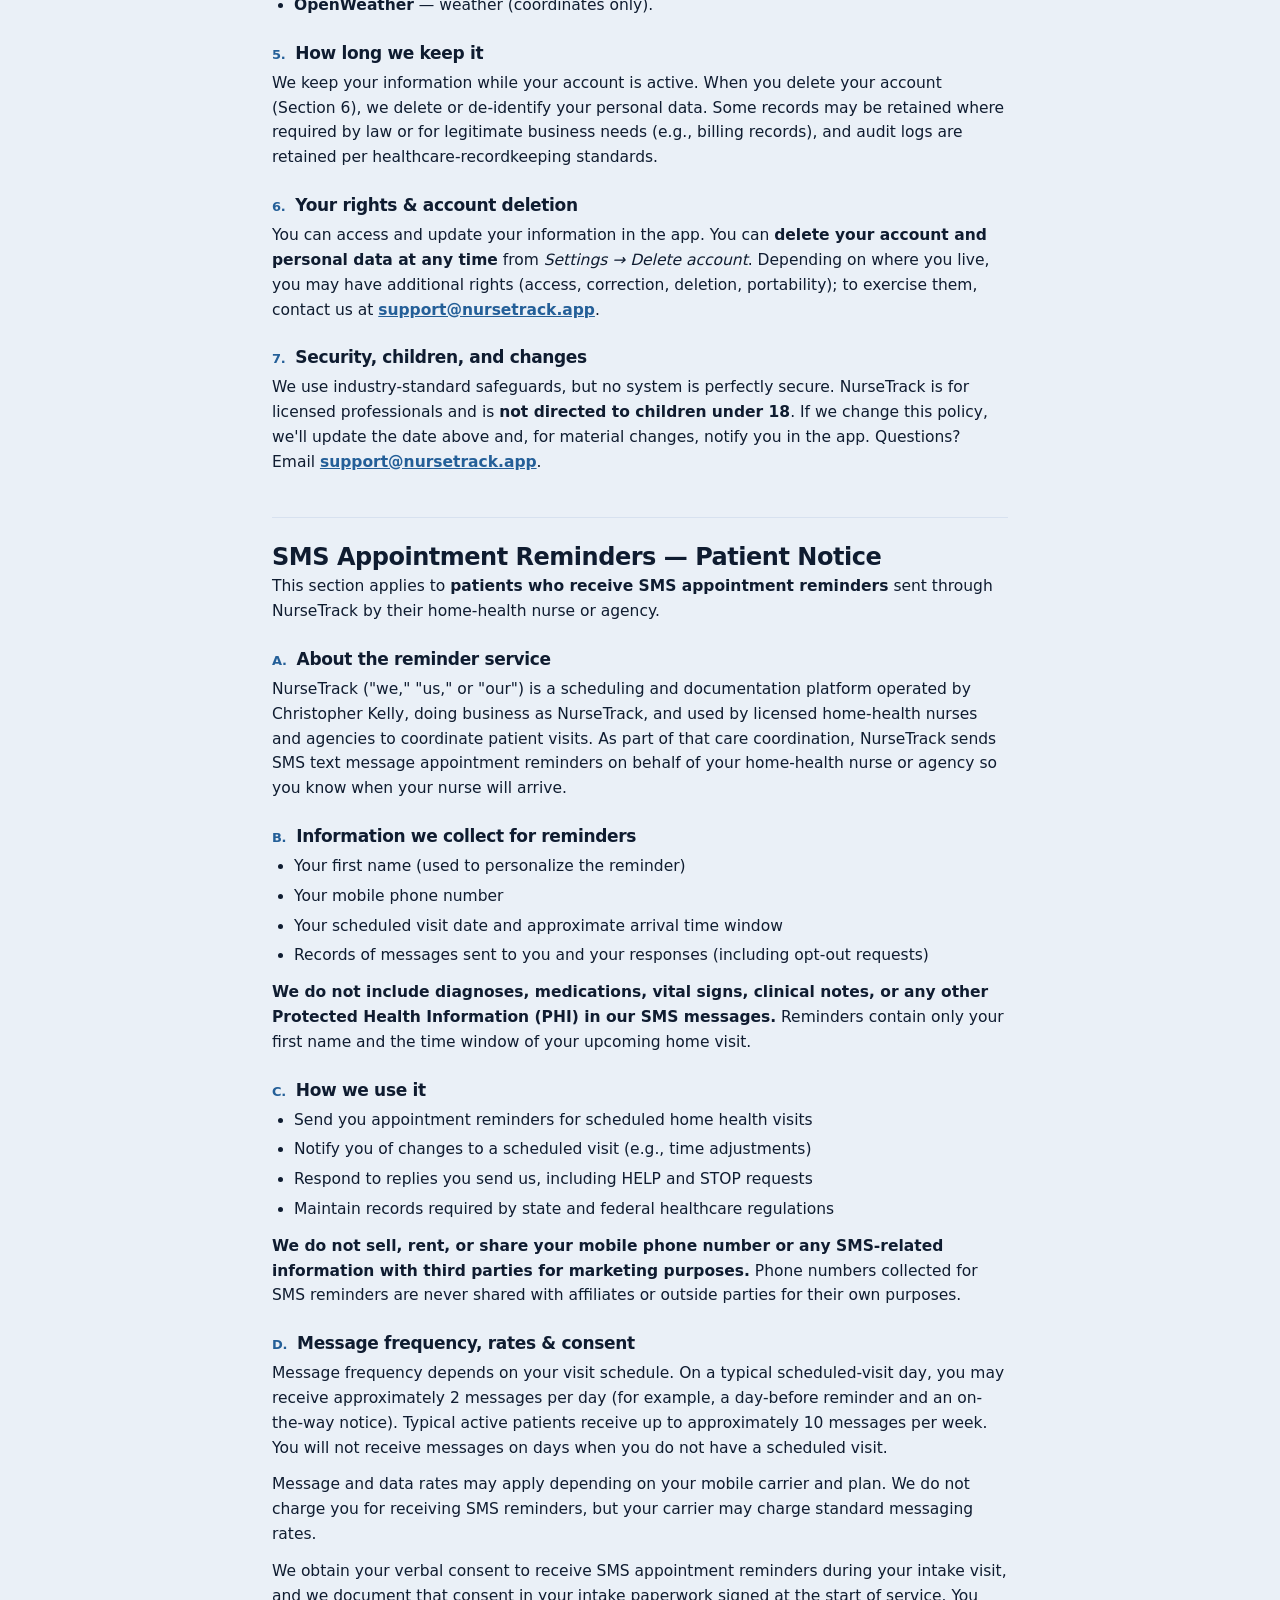
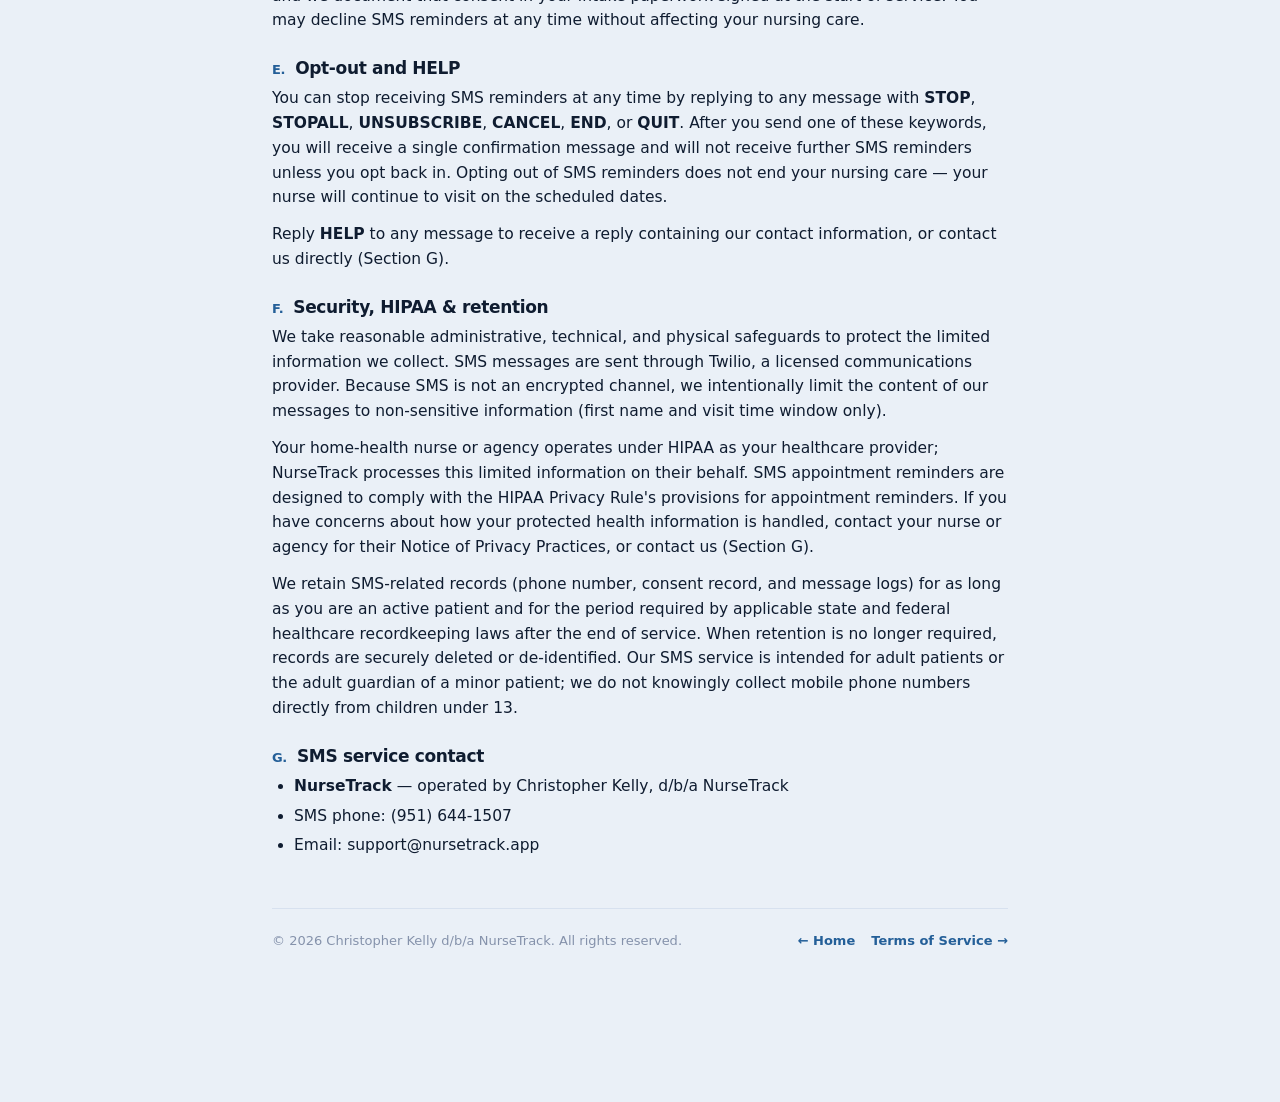
<file: privacy.html>
<!DOCTYPE html>
<html lang="en">
<head>
  <meta charset="utf-8" />
  <meta name="viewport" content="width=device-width, initial-scale=1" />
  <meta name="theme-color" content="#2f74b5" />
  <title>Privacy Policy — NurseTrack</title>
  <meta name="description" content="How NurseTrack collects, protects, and uses your information — including our HIPAA safeguards for patient data." />
  <meta property="og:title" content="Privacy Policy — NurseTrack" />
  <meta property="og:description" content="How NurseTrack collects, protects, and uses your information — including our HIPAA safeguards for patient data." />
  <meta property="og:type" content="website" />
  <meta property="og:site_name" content="NurseTrack" />
  <meta property="og:url" content="https://nursetrack.app/privacy" />
  <link rel="icon" type="image/png" href="assets/app-icon-preview.png" />
  <link rel="stylesheet" href="styles.css" />
</head>
<body>
  <div class="mk-legal">
    <header class="mk-legal-top">
      <a href="/" class="mk-wordmark" aria-label="NurseTrack — home">
        <picture>
          <source srcset="assets/wordmark-banner-dark.png" media="(prefers-color-scheme: dark)" />
          <img src="assets/wordmark-banner.png" alt="NurseTrack" width="1600" height="520" />
        </picture>
      </a>
      <h1>Privacy Policy</h1>
      <p class="meta">Effective date: July 17, 2026 · Last updated: July 17, 2026</p>
    </header>


    <p>
      Christopher Kelly, doing business as NurseTrack ("NurseTrack," "we," "us") built NurseTrack to help
      home-health and independent nurses document visits, track mileage, and plan
      routes. This policy explains what we collect, why, and the choices you have.
    </p>

    <div class="mk-callout">
      <b>Plain-English summary:</b> We collect the account and work information you give
      us to run the app. Patient information you enter is protected health information —
      we safeguard it, never sell it, and minimize what's shared with our AI provider
      (initials and city only). You can delete your account and data from inside the app
      at any time.
    </div>

    <section class="cl">
      <h3><span class="n">1.</span> Information we collect</h3>
      <ul>
        <li><strong>Account information</strong> — your name, email, and login credentials (via Google, Apple, or email/password).</li>
        <li><strong>Work data you enter</strong> — clients/patients, visits, vitals, wound assessments, clinical notes, schedules, earnings, and expenses.</li>
        <li><strong>Photos</strong> — wound and visit photos you capture, stored in encrypted, access-controlled cloud storage.</li>
        <li><strong>Location &amp; mileage</strong> — device location used to calculate mileage and optimize your route. Used while you use those features; not sold or used for advertising.</li>
        <li><strong>Payment information</strong> — handled by our payment processors (Apple, Stripe, and/or RevenueCat). We do not store full card numbers.</li>
        <li><strong>Usage &amp; device data</strong> — app diagnostics and crash/error data to keep the app working. We do not use session recording or ad tracking.</li>
      </ul>
    </section>

    <section class="cl">
      <h3><span class="n">2.</span> Patient information (PHI) &amp; HIPAA</h3>
      <p>
        Information you enter about patients is <strong>Protected Health Information
        (PHI)</strong>. When we handle PHI on your behalf, we act as your
        <strong>Business Associate</strong> and will enter into a Business Associate
        Agreement (BAA) where required by law.
      </p>
      <ul>
        <li><strong>Encryption</strong> — PHI is encrypted in transit and at rest.</li>
        <li><strong>Access control</strong> — only you and those you authorize can access your patients' records; every access is logged in an audit trail.</li>
        <li><strong>AI minimization</strong> — when you generate a note with AI, we send <strong>only initials and city</strong> — never a patient's full name, date of birth, or address — to our AI provider, which does not retain it to train models.</li>
      </ul>
      <p>
        You remain responsible for using NurseTrack in line with your own HIPAA
        obligations and your agency's policies, including the "minimum necessary"
        principle.
      </p>
    </section>

    <section class="cl">
      <h3><span class="n">3.</span> How we use information</h3>
      <ul>
        <li>To provide the app's features — notes, mileage, routing, scheduling, and earnings.</li>
        <li>To generate documentation using AI, at your request.</li>
        <li>To process your subscription and send service messages.</li>
        <li>To secure the service, prevent abuse, and fix problems.</li>
      </ul>
      <p>
        We do <strong>not</strong> sell your information, and we do <strong>not</strong>
        use PHI for advertising.
      </p>
    </section>

    <section class="cl">
      <h3><span class="n">4.</span> Service providers we share with</h3>
      <p>
        We share information only with vendors that help us run NurseTrack, under
        contract and (where PHI is involved) under a BAA:
      </p>
      <ul>
        <li><strong>Microsoft Azure</strong> — hosting, database, encrypted storage, and AI.</li>
        <li><strong>Google Maps Platform</strong> — geocoding and route optimization (addresses only).</li>
        <li><strong>Apple / Stripe / RevenueCat</strong> — subscription payments.</li>
        <li><strong>Twilio</strong> — optional appointment text messages you choose to send.</li>
        <li><strong>OpenWeather</strong> — weather (coordinates only).</li>
      </ul>
    </section>

    <section class="cl">
      <h3><span class="n">5.</span> How long we keep it</h3>
      <p>
        We keep your information while your account is active. When you delete your
        account (Section 6), we delete or de-identify your personal data. Some records
        may be retained where required by law or for legitimate business needs (e.g.,
        billing records), and audit logs are retained per healthcare-recordkeeping
        standards.
      </p>
    </section>

    <section class="cl">
      <h3><span class="n">6.</span> Your rights &amp; account deletion</h3>
      <p>
        You can access and update your information in the app. You can
        <strong>delete your account and personal data at any time</strong> from
        <em>Settings → Delete account</em>. Depending on where you live, you may have
        additional rights (access, correction, deletion, portability); to exercise
        them, contact us at <a href="mailto:support@nursetrack.app">support@nursetrack.app</a>.
      </p>
    </section>

    <section class="cl">
      <h3><span class="n">7.</span> Security, children, and changes</h3>
      <p>
        We use industry-standard safeguards, but no system is perfectly secure.
        NurseTrack is for licensed professionals and is
        <strong>not directed to children under 18</strong>. If we change this policy,
        we'll update the date above and, for material changes, notify you in the app.
        Questions? Email <a href="mailto:support@nursetrack.app">support@nursetrack.app</a>.
      </p>
    </section>

    <!-- ============ SMS PATIENT NOTICE (preserved — carrier compliance) ============ -->
    <h2 class="doc" id="sms">SMS Appointment Reminders — Patient Notice</h2>
    <p>
      This section applies to <strong>patients who receive SMS appointment reminders</strong>
      sent through NurseTrack by their home-health nurse or agency.
    </p>

    <section class="cl">
      <h3><span class="n">A.</span> About the reminder service</h3>
      <p>
        NurseTrack ("we," "us," or "our") is a scheduling and documentation platform
        operated by Christopher Kelly, doing business as NurseTrack, and used by
        licensed home-health nurses and agencies to coordinate patient visits. As part
        of that care coordination, NurseTrack sends SMS text message appointment
        reminders on behalf of your home-health nurse or agency so you know when your
        nurse will arrive.
      </p>
    </section>

    <section class="cl">
      <h3><span class="n">B.</span> Information we collect for reminders</h3>
      <ul>
        <li>Your first name (used to personalize the reminder)</li>
        <li>Your mobile phone number</li>
        <li>Your scheduled visit date and approximate arrival time window</li>
        <li>Records of messages sent to you and your responses (including opt-out requests)</li>
      </ul>
      <p>
        <strong>We do not include diagnoses, medications, vital signs, clinical notes,
        or any other Protected Health Information (PHI) in our SMS messages.</strong>
        Reminders contain only your first name and the time window of your upcoming home
        visit.
      </p>
    </section>

    <section class="cl">
      <h3><span class="n">C.</span> How we use it</h3>
      <ul>
        <li>Send you appointment reminders for scheduled home health visits</li>
        <li>Notify you of changes to a scheduled visit (e.g., time adjustments)</li>
        <li>Respond to replies you send us, including HELP and STOP requests</li>
        <li>Maintain records required by state and federal healthcare regulations</li>
      </ul>
      <p>
        <strong>We do not sell, rent, or share your mobile phone number or any
        SMS-related information with third parties for marketing purposes.</strong>
        Phone numbers collected for SMS reminders are never shared with affiliates or
        outside parties for their own purposes.
      </p>
    </section>

    <section class="cl">
      <h3><span class="n">D.</span> Message frequency, rates &amp; consent</h3>
      <p>
        Message frequency depends on your visit schedule. On a typical scheduled-visit
        day, you may receive approximately 2 messages per day (for example, a day-before
        reminder and an on-the-way notice). Typical active patients receive up to
        approximately 10 messages per week. You will not receive messages on days when
        you do not have a scheduled visit.
      </p>
      <p>
        Message and data rates may apply depending on your mobile carrier and plan. We
        do not charge you for receiving SMS reminders, but your carrier may charge
        standard messaging rates.
      </p>
      <p>
        We obtain your verbal consent to receive SMS appointment reminders during your
        intake visit, and we document that consent in your intake paperwork signed at
        the start of service. You may decline SMS reminders at any time without
        affecting your nursing care.
      </p>
    </section>

    <section class="cl">
      <h3><span class="n">E.</span> Opt-out and HELP</h3>
      <p>
        You can stop receiving SMS reminders at any time by replying to any message with
        <strong>STOP</strong>, <strong>STOPALL</strong>, <strong>UNSUBSCRIBE</strong>,
        <strong>CANCEL</strong>, <strong>END</strong>, or <strong>QUIT</strong>. After
        you send one of these keywords, you will receive a single confirmation message
        and will not receive further SMS reminders unless you opt back in. Opting out of
        SMS reminders does not end your nursing care — your nurse will continue to visit
        on the scheduled dates.
      </p>
      <p>
        Reply <strong>HELP</strong> to any message to receive a reply containing our
        contact information, or contact us directly (Section G).
      </p>
    </section>

    <section class="cl">
      <h3><span class="n">F.</span> Security, HIPAA &amp; retention</h3>
      <p>
        We take reasonable administrative, technical, and physical safeguards to protect
        the limited information we collect. SMS messages are sent through Twilio, a
        licensed communications provider. Because SMS is not an encrypted channel, we
        intentionally limit the content of our messages to non-sensitive information
        (first name and visit time window only).
      </p>
      <p>
        Your home-health nurse or agency operates under HIPAA as your healthcare
        provider; NurseTrack processes this limited information on their behalf. SMS
        appointment reminders are designed to comply with the HIPAA Privacy Rule's
        provisions for appointment reminders. If you have concerns about how your
        protected health information is handled, contact your nurse or agency for
        their Notice of Privacy Practices, or contact us (Section G).
      </p>
      <p>
        We retain SMS-related records (phone number, consent record, and message logs)
        for as long as you are an active patient and for the period required by
        applicable state and federal healthcare recordkeeping laws after the end of
        service. When retention is no longer required, records are securely deleted or
        de-identified. Our SMS service is intended for adult patients or the adult
        guardian of a minor patient; we do not knowingly collect mobile phone numbers
        directly from children under 13.
      </p>
    </section>

    <section class="cl">
      <h3><span class="n">G.</span> SMS service contact</h3>
      <ul>
        <li><strong>NurseTrack</strong> — operated by Christopher Kelly, d/b/a NurseTrack</li>
        <li>SMS phone: (951) 644-1507</li>
        <li>Email: support@nursetrack.app</li>
      </ul>
    </section>

    <footer class="mk-legal-foot">
      <span>© 2026 Christopher Kelly d/b/a NurseTrack. All rights reserved.</span>
      <span class="links">
        <a href="/">← Home</a>
        <a href="/terms">Terms of Service →</a>
      </span>
    </footer>
  </div>
</body>
</html>
</file>
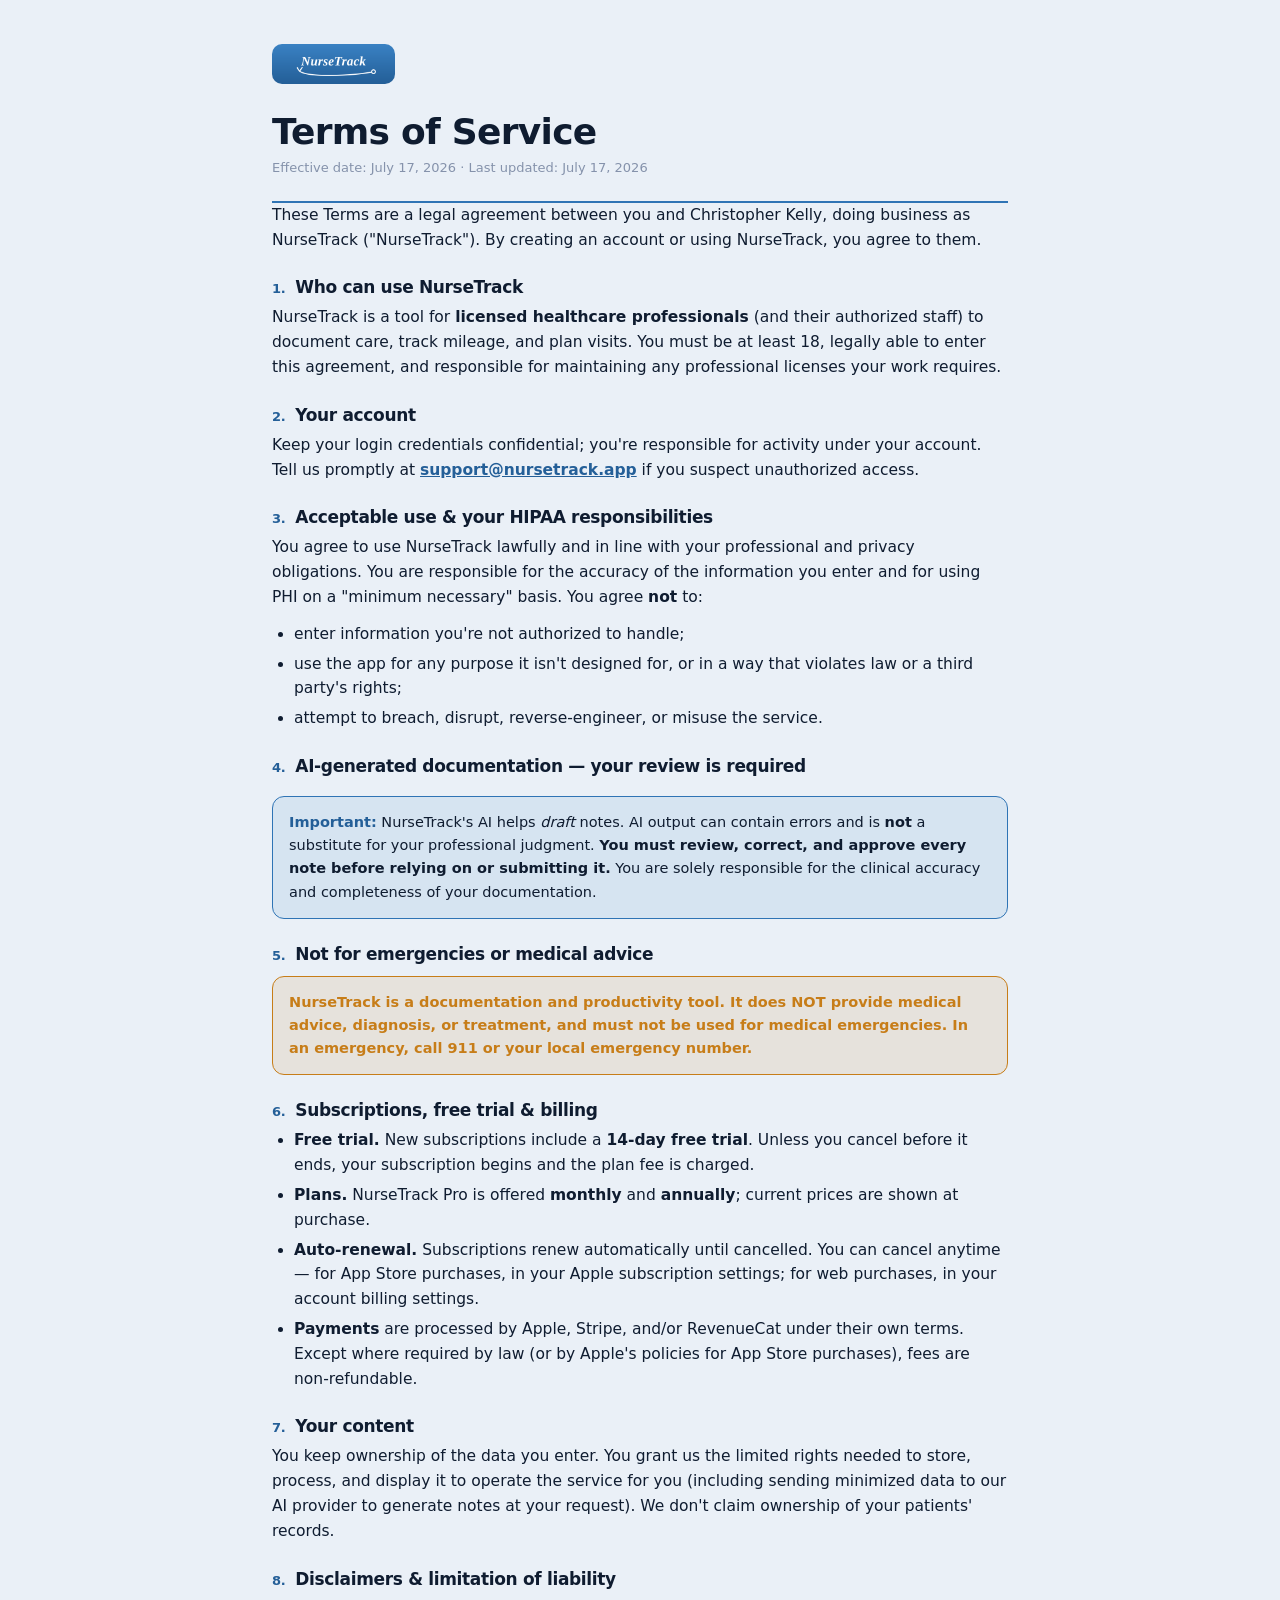
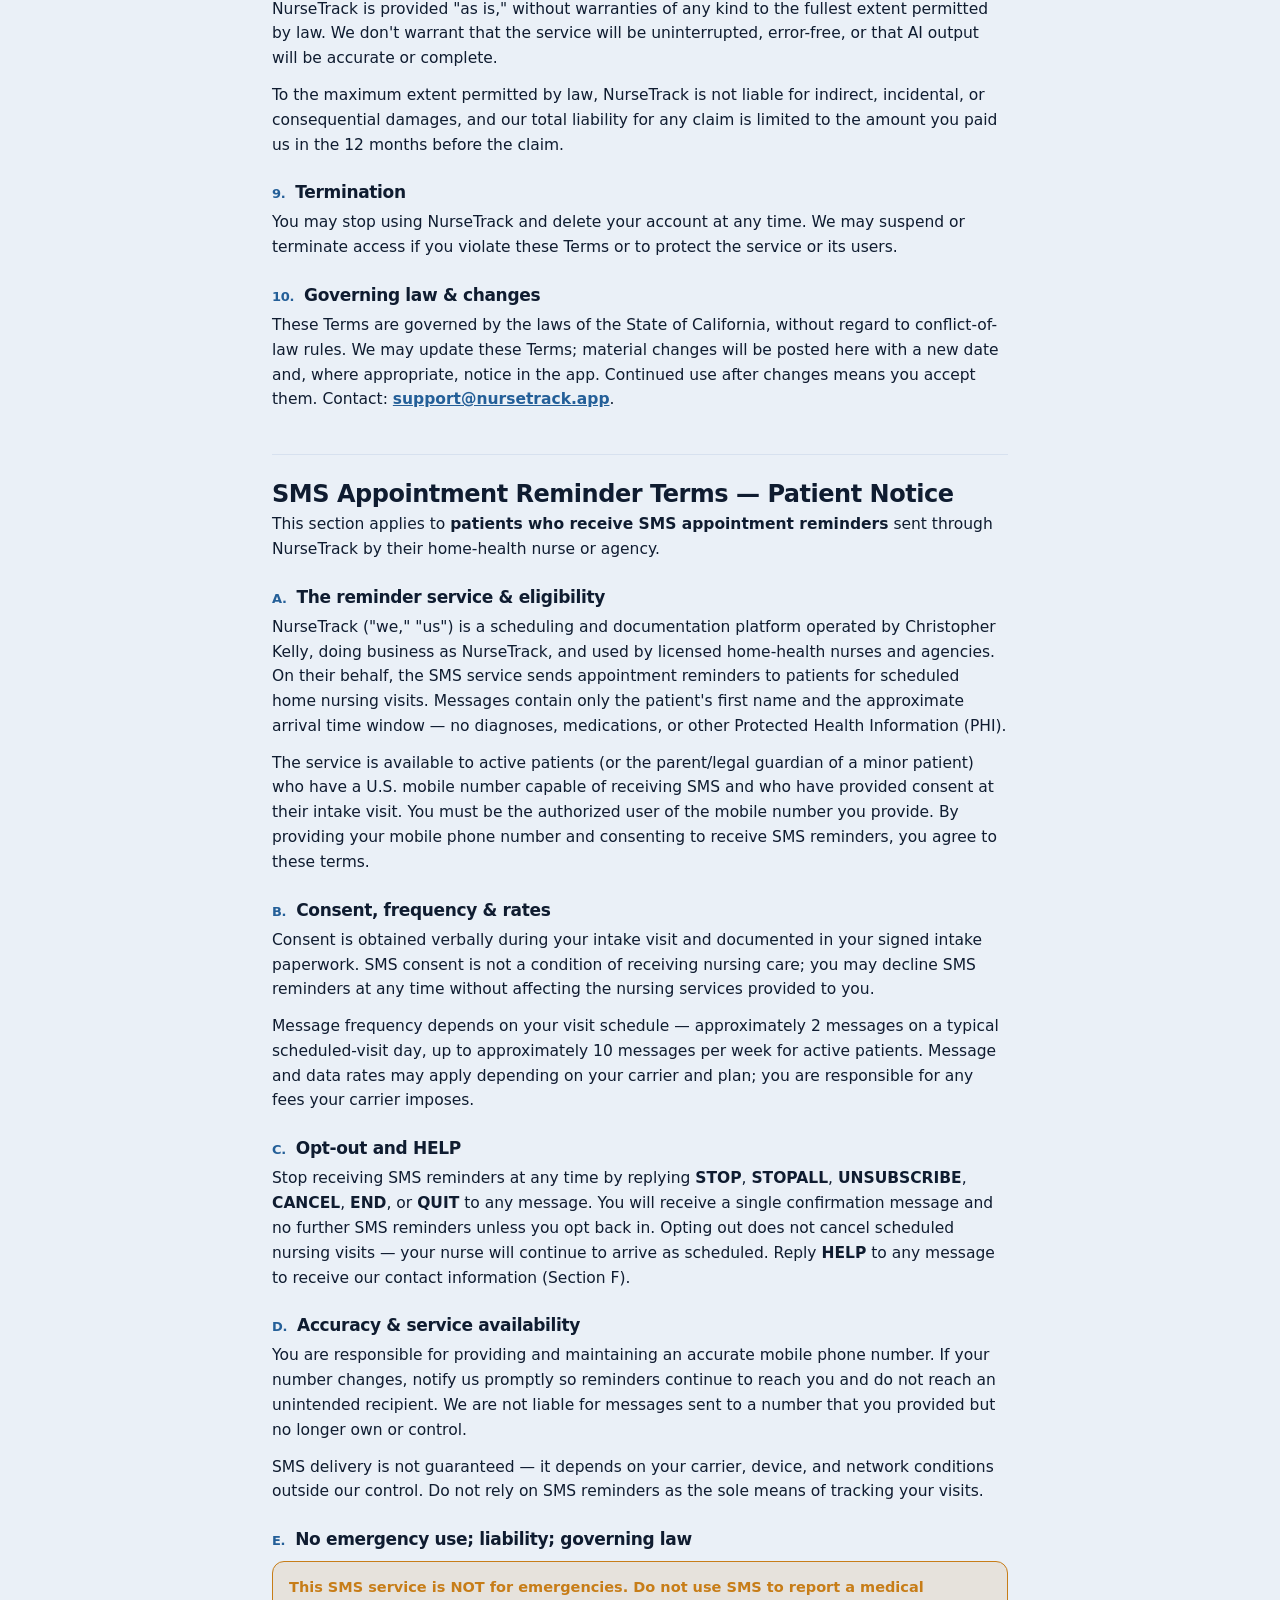
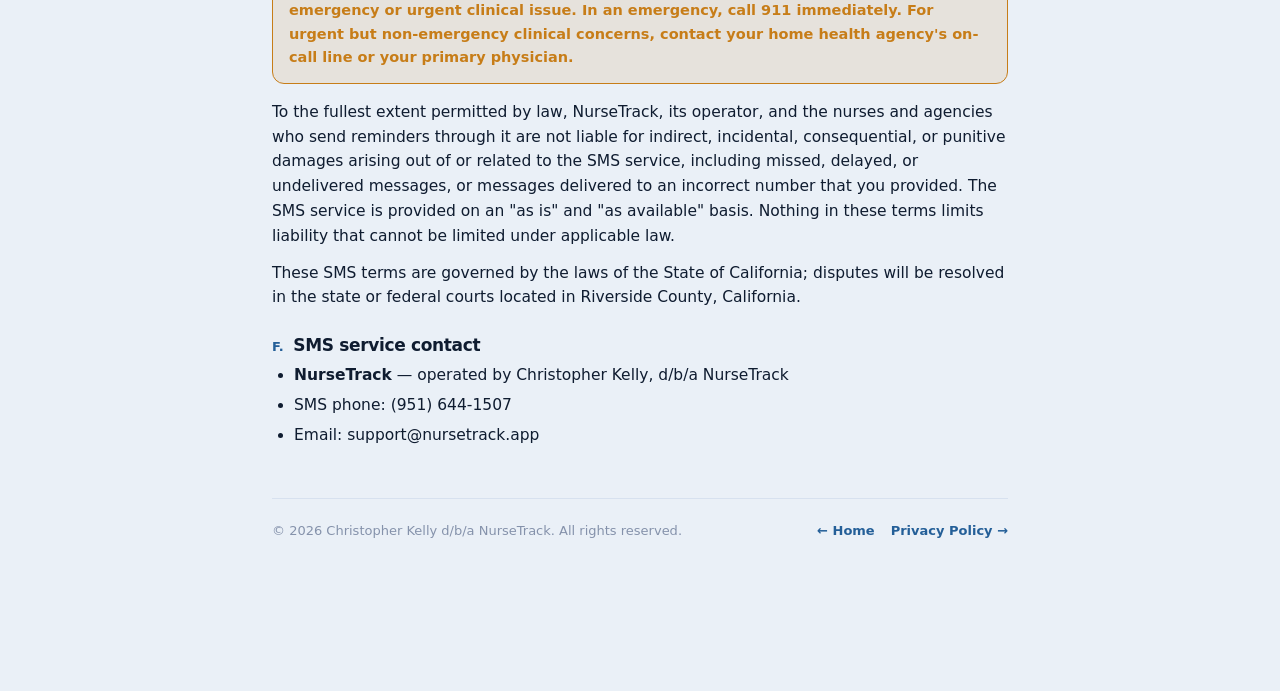
<file: terms.html>
<!DOCTYPE html>
<html lang="en">
<head>
  <meta charset="utf-8" />
  <meta name="viewport" content="width=device-width, initial-scale=1" />
  <meta name="theme-color" content="#2f74b5" />
  <title>Terms of Service — NurseTrack</title>
  <meta name="description" content="The terms that govern your use of NurseTrack — subscriptions, AI-generated documentation, acceptable use, and more." />
  <meta property="og:title" content="Terms of Service — NurseTrack" />
  <meta property="og:description" content="The terms that govern your use of NurseTrack — subscriptions, AI-generated documentation, acceptable use, and more." />
  <meta property="og:type" content="website" />
  <meta property="og:site_name" content="NurseTrack" />
  <meta property="og:url" content="https://nursetrack.app/terms" />
  <link rel="icon" type="image/png" href="assets/app-icon-preview.png" />
  <link rel="stylesheet" href="styles.css" />
</head>
<body>
  <div class="mk-legal">
    <header class="mk-legal-top">
      <a href="/" class="mk-wordmark" aria-label="NurseTrack — home">
        <picture>
          <source srcset="assets/wordmark-banner-dark.png" media="(prefers-color-scheme: dark)" />
          <img src="assets/wordmark-banner.png" alt="NurseTrack" width="1600" height="520" />
        </picture>
      </a>
      <h1>Terms of Service</h1>
      <p class="meta">Effective date: July 17, 2026 · Last updated: July 17, 2026</p>
    </header>


    <p>
      These Terms are a legal agreement between you and Christopher Kelly, doing business as NurseTrack ("NurseTrack").
      By creating an account or using NurseTrack, you agree to them.
    </p>

    <section class="cl">
      <h3><span class="n">1.</span> Who can use NurseTrack</h3>
      <p>
        NurseTrack is a tool for <strong>licensed healthcare professionals</strong> (and
        their authorized staff) to document care, track mileage, and plan visits. You
        must be at least 18, legally able to enter this agreement, and responsible for
        maintaining any professional licenses your work requires.
      </p>
    </section>

    <section class="cl">
      <h3><span class="n">2.</span> Your account</h3>
      <p>
        Keep your login credentials confidential; you're responsible for activity under
        your account. Tell us promptly at
        <a href="mailto:support@nursetrack.app">support@nursetrack.app</a> if you
        suspect unauthorized access.
      </p>
    </section>

    <section class="cl">
      <h3><span class="n">3.</span> Acceptable use &amp; your HIPAA responsibilities</h3>
      <p>
        You agree to use NurseTrack lawfully and in line with your professional and
        privacy obligations. You are responsible for the accuracy of the information you
        enter and for using PHI on a "minimum necessary" basis. You agree
        <strong>not</strong> to:
      </p>
      <ul>
        <li>enter information you're not authorized to handle;</li>
        <li>use the app for any purpose it isn't designed for, or in a way that violates law or a third party's rights;</li>
        <li>attempt to breach, disrupt, reverse-engineer, or misuse the service.</li>
      </ul>
    </section>

    <section class="cl">
      <h3><span class="n">4.</span> AI-generated documentation — your review is required</h3>
      <div class="mk-callout">
        <b>Important:</b> NurseTrack's AI helps <em>draft</em> notes. AI output can
        contain errors and is <strong>not</strong> a substitute for your professional
        judgment. <strong>You must review, correct, and approve every note before
        relying on or submitting it.</strong> You are solely responsible for the
        clinical accuracy and completeness of your documentation.
      </div>
    </section>

    <section class="cl">
      <h3><span class="n">5.</span> Not for emergencies or medical advice</h3>
      <div class="mk-warnbox">
        NurseTrack is a documentation and productivity tool. It does NOT provide medical
        advice, diagnosis, or treatment, and must not be used for medical emergencies.
        In an emergency, call 911 or your local emergency number.
      </div>
    </section>

    <section class="cl">
      <h3><span class="n">6.</span> Subscriptions, free trial &amp; billing</h3>
      <ul>
        <li><strong>Free trial.</strong> New subscriptions include a <strong>14-day free trial</strong>. Unless you cancel before it ends, your subscription begins and the plan fee is charged.</li>
        <li><strong>Plans.</strong> NurseTrack Pro is offered <strong>monthly</strong> and <strong>annually</strong>; current prices are shown at purchase.</li>
        <li><strong>Auto-renewal.</strong> Subscriptions renew automatically until cancelled. You can cancel anytime — for App Store purchases, in your Apple subscription settings; for web purchases, in your account billing settings.</li>
        <li><strong>Payments</strong> are processed by Apple, Stripe, and/or RevenueCat under their own terms. Except where required by law (or by Apple's policies for App Store purchases), fees are non-refundable.</li>
      </ul>
    </section>

    <section class="cl">
      <h3><span class="n">7.</span> Your content</h3>
      <p>
        You keep ownership of the data you enter. You grant us the limited rights needed
        to store, process, and display it to operate the service for you (including
        sending minimized data to our AI provider to generate notes at your request). We
        don't claim ownership of your patients' records.
      </p>
    </section>

    <section class="cl">
      <h3><span class="n">8.</span> Disclaimers &amp; limitation of liability</h3>
      <p>
        NurseTrack is provided "as is," without warranties of any kind to the fullest
        extent permitted by law. We don't warrant that the service will be
        uninterrupted, error-free, or that AI output will be accurate or complete.
      </p>
      <p>
        To the maximum extent permitted by law, NurseTrack is not
        liable for indirect, incidental, or consequential damages, and our total
        liability for any claim is limited to the amount you paid us in the 12 months
        before the claim.
      </p>
    </section>

    <section class="cl">
      <h3><span class="n">9.</span> Termination</h3>
      <p>
        You may stop using NurseTrack and delete your account at any time. We may
        suspend or terminate access if you violate these Terms or to protect the service
        or its users.
      </p>
    </section>

    <section class="cl">
      <h3><span class="n">10.</span> Governing law &amp; changes</h3>
      <p>
        These Terms are governed by the laws of the State of California, without
        regard to conflict-of-law rules. We may update these Terms; material changes
        will be posted here with a new date and, where appropriate, notice in the app.
        Continued use after changes means you accept them. Contact:
        <a href="mailto:support@nursetrack.app">support@nursetrack.app</a>.
      </p>
    </section>

    <!-- ============ SMS PATIENT TERMS (preserved — carrier compliance) ============ -->
    <h2 class="doc" id="sms">SMS Appointment Reminder Terms — Patient Notice</h2>
    <p>
      This section applies to <strong>patients who receive SMS appointment reminders</strong>
      sent through NurseTrack by their home-health nurse or agency.
    </p>

    <section class="cl">
      <h3><span class="n">A.</span> The reminder service &amp; eligibility</h3>
      <p>
        NurseTrack ("we," "us") is a scheduling and documentation platform operated
        by Christopher Kelly, doing business as NurseTrack, and used by licensed
        home-health nurses and agencies. On their behalf, the SMS service sends
        appointment reminders to patients for scheduled home nursing visits. Messages
        contain only the patient's first name and the approximate arrival time window —
        no diagnoses, medications, or other Protected Health Information (PHI).
      </p>
      <p>
        The service is available to active patients (or the parent/legal guardian of a
        minor patient) who have a U.S. mobile number capable of receiving SMS and who
        have provided consent at their intake visit. You must be the authorized user of
        the mobile number you provide. By providing your mobile phone number and
        consenting to receive SMS reminders, you agree to these terms.
      </p>
    </section>

    <section class="cl">
      <h3><span class="n">B.</span> Consent, frequency &amp; rates</h3>
      <p>
        Consent is obtained verbally during your intake visit and documented in your
        signed intake paperwork. SMS consent is not a condition of receiving nursing
        care; you may decline SMS reminders at any time without affecting the nursing
        services provided to you.
      </p>
      <p>
        Message frequency depends on your visit schedule — approximately 2 messages on a
        typical scheduled-visit day, up to approximately 10 messages per week for active
        patients. Message and data rates may apply depending on your carrier and plan;
        you are responsible for any fees your carrier imposes.
      </p>
    </section>

    <section class="cl">
      <h3><span class="n">C.</span> Opt-out and HELP</h3>
      <p>
        Stop receiving SMS reminders at any time by replying <strong>STOP</strong>,
        <strong>STOPALL</strong>, <strong>UNSUBSCRIBE</strong>, <strong>CANCEL</strong>,
        <strong>END</strong>, or <strong>QUIT</strong> to any message. You will receive
        a single confirmation message and no further SMS reminders unless you opt back
        in. Opting out does not cancel scheduled nursing visits — your nurse will
        continue to arrive as scheduled. Reply <strong>HELP</strong> to any message to
        receive our contact information (Section F).
      </p>
    </section>

    <section class="cl">
      <h3><span class="n">D.</span> Accuracy &amp; service availability</h3>
      <p>
        You are responsible for providing and maintaining an accurate mobile phone
        number. If your number changes, notify us promptly so reminders continue to
        reach you and do not reach an unintended recipient. We are not liable for
        messages sent to a number that you provided but no longer own or control.
      </p>
      <p>
        SMS delivery is not guaranteed — it depends on your carrier, device, and network
        conditions outside our control. Do not rely on SMS reminders as the sole means
        of tracking your visits.
      </p>
    </section>

    <section class="cl">
      <h3><span class="n">E.</span> No emergency use; liability; governing law</h3>
      <div class="mk-warnbox">
        This SMS service is NOT for emergencies. Do not use SMS to report a medical
        emergency or urgent clinical issue. In an emergency, call 911 immediately. For
        urgent but non-emergency clinical concerns, contact your home health agency's
        on-call line or your primary physician.
      </div>
      <p>
        To the fullest extent permitted by law, NurseTrack, its operator, and the
        nurses and agencies who send reminders through it are not liable for indirect, incidental,
        consequential, or punitive damages arising out of or related to the SMS service,
        including missed, delayed, or undelivered messages, or messages delivered to an
        incorrect number that you provided. The SMS service is provided on an "as is"
        and "as available" basis. Nothing in these terms limits liability that cannot be
        limited under applicable law.
      </p>
      <p>
        These SMS terms are governed by the laws of the State of California; disputes
        will be resolved in the state or federal courts located in Riverside County,
        California.
      </p>
    </section>

    <section class="cl">
      <h3><span class="n">F.</span> SMS service contact</h3>
      <ul>
        <li><strong>NurseTrack</strong> — operated by Christopher Kelly, d/b/a NurseTrack</li>
        <li>SMS phone: (951) 644-1507</li>
        <li>Email: support@nursetrack.app</li>
      </ul>
    </section>

    <footer class="mk-legal-foot">
      <span>© 2026 Christopher Kelly d/b/a NurseTrack. All rights reserved.</span>
      <span class="links">
        <a href="/">← Home</a>
        <a href="/privacy">Privacy Policy →</a>
      </span>
    </footer>
  </div>
</body>
</html>
</file>
<file: styles.css>
/*
 * NurseTrack marketing site — nursetrack.app
 * Theme: "Deep Azure", mirrored from the mobile app (nursetrack/src/theme/tokens.ts).
 * Static site: no build step, no external requests, system font stack.
 * Light is the default; the dark palette applies via prefers-color-scheme.
 */

:root {
  color-scheme: light;
  --nt-bg: #eaf0f7;
  --nt-surface: #ffffff;
  --nt-surface-raised: #ffffff;
  --nt-hairline: #e4ebf4;
  --nt-border: #d7e1ef;
  --nt-border-strong: #c2d0e2;
  --nt-text-primary: #0f1c30;
  --nt-text-secondary: #4c5c78;
  --nt-text-tertiary: #8592ab;
  --nt-accent: #2f74b5;
  --nt-accent-hover: #245f98;
  --nt-accent-text: #245f98;
  --nt-accent-bg: rgba(47, 116, 181, 0.1);
  --nt-on-accent: #ffffff;
  --nt-success: #14a06a;
  --nt-success-bg: rgba(20, 160, 106, 0.1);
  --nt-warning: #c77d18;
  --nt-warning-bg: rgba(199, 125, 24, 0.12);
  --nt-danger: #d1493f;

  /* marketing-only derived tokens */
  --mk-band-bg: linear-gradient(135deg, #2f74b5, #245f98);
  --mk-band-ink: #ffffff;
  --mk-band-sub: rgba(255, 255, 255, 0.84);
  --mk-band-eyebrow: rgba(255, 255, 255, 0.7);
  --mk-nav-bg: rgba(234, 240, 247, 0.86);
  --mk-shadow-sm: 0 1px 2px rgba(15, 28, 48, 0.05), 0 2px 8px rgba(15, 28, 48, 0.05);
  --mk-shadow-lg: 0 10px 40px rgba(15, 28, 48, 0.14), 0 2px 8px rgba(15, 28, 48, 0.08);
  --mk-btn-shadow: 0 6px 18px rgba(36, 95, 152, 0.28);
  --mk-btn-shadow-hover: 0 12px 28px rgba(36, 95, 152, 0.34);
  --mk-ph-bg: #fdf3d7;
  --mk-ph-ink: #8a6d00;
}

@media (prefers-color-scheme: dark) {
  :root {
    color-scheme: dark;
    --nt-bg: #0b121e;
    --nt-surface: #131c2b;
    --nt-surface-raised: #1a2434;
    --nt-hairline: rgba(160, 180, 210, 0.08);
    --nt-border: #223145;
    --nt-border-strong: #2c3d55;
    --nt-text-primary: #ffffff;
    --nt-text-secondary: #b6c2d6;
    --nt-text-tertiary: #8a97ad;
    --nt-accent: #5b9bd5;
    --nt-accent-hover: #4d8fd6;
    --nt-accent-text: #8fbde6;
    --nt-accent-bg: rgba(91, 155, 213, 0.15);
    --nt-on-accent: #0b121e;
    --nt-success: #3fcf8e;
    --nt-success-bg: rgba(63, 207, 142, 0.14);
    --nt-warning: #f0b45e;
    --nt-warning-bg: rgba(240, 180, 94, 0.16);
    --nt-danger: #f2837b;

    --mk-band-bg: linear-gradient(135deg, #17273d, #101b2c);
    --mk-band-ink: #ffffff;
    --mk-band-sub: #b6c2d6;
    --mk-band-eyebrow: #8fbde6;
    --mk-nav-bg: rgba(11, 18, 30, 0.86);
    --mk-shadow-sm: 0 1px 2px rgba(0, 0, 0, 0.3), 0 2px 8px rgba(0, 0, 0, 0.3);
    --mk-shadow-lg: 0 14px 44px rgba(0, 0, 0, 0.5), 0 2px 10px rgba(0, 0, 0, 0.35);
    --mk-btn-shadow: 0 6px 18px rgba(0, 0, 0, 0.4);
    --mk-btn-shadow-hover: 0 12px 28px rgba(0, 0, 0, 0.5);
    --mk-ph-bg: #3a2f0a;
    --mk-ph-ink: #e8c15a;
  }
}

*, *::before, *::after { box-sizing: border-box; }

html { scroll-behavior: smooth; }

body {
  margin: 0;
  background: var(--nt-bg);
  color: var(--nt-text-primary);
  font-family: -apple-system, BlinkMacSystemFont, 'Segoe UI', system-ui, Roboto,
    Helvetica, Arial, sans-serif;
  line-height: 1.6;
  -webkit-font-smoothing: antialiased;
  -moz-osx-font-smoothing: grayscale;
  min-height: 100vh;
  overflow-x: hidden;
}

a { color: inherit; }
img { max-width: 100%; }
h1, h2, h3, h4 {
  letter-spacing: -0.02em;
  line-height: 1.12;
  margin: 0;
  text-wrap: balance;
}

.mk-wrap { max-width: 1120px; margin: 0 auto; padding: 0 22px; }

.mk-eyebrow {
  font-size: 12.5px;
  letter-spacing: 0.16em;
  text-transform: uppercase;
  color: var(--nt-accent-text);
  font-weight: 700;
  margin: 0;
}

/* ---------- buttons (pill, matching the app's primary buttons) ---------- */
.mk-btn {
  display: inline-flex;
  align-items: center;
  justify-content: center;
  gap: 9px;
  font-family: inherit;
  font-weight: 700;
  font-size: 16px;
  border-radius: 999px;
  padding: 14px 26px;
  text-decoration: none;
  cursor: pointer;
  border: 1px solid transparent;
  transition: transform 0.15s ease, box-shadow 0.15s ease, background 0.15s ease;
  min-height: 48px; /* tap-friendly */
}
.mk-btn.primary {
  background: var(--nt-accent);
  color: var(--nt-on-accent);
  box-shadow: var(--mk-btn-shadow);
}
.mk-btn.primary:hover {
  background: var(--nt-accent-hover);
  transform: translateY(-2px);
  box-shadow: var(--mk-btn-shadow-hover);
}
.mk-btn.ghost {
  background: transparent;
  color: var(--nt-text-primary);
  border-color: var(--nt-border-strong);
}
.mk-btn.ghost:hover { border-color: var(--nt-accent); color: var(--nt-accent-text); }
.mk-btn.small { padding: 9px 18px; font-size: 14px; min-height: 40px; }
.mk-btn:focus-visible { outline: 3px solid var(--nt-accent); outline-offset: 2px; }

/* ---------- brand lockups (wordmark banner + app icon) ---------- */
.mk-wordmark {
  display: inline-flex;
  align-items: center;
  text-decoration: none;
}
.mk-wordmark img {
  display: block;
  height: 40px;
  width: auto;
  border-radius: 10px;
}
.mk-wordmark.foot img { height: 34px; }
.mk-appicon {
  width: 64px;
  height: 64px;
  border-radius: 15px;
  overflow: hidden;
  box-shadow: var(--mk-shadow-sm);
  flex: none;
}
.mk-appicon img {
  width: 100%;
  height: 100%;
  object-fit: cover;
  /* the preview PNG has a light matte around the icon — zoom past it */
  transform: scale(1.34);
}
.mk-appicon.lg { width: 76px; height: 76px; border-radius: 18px; }

/* ---------- nav ---------- */
.mk-nav {
  position: sticky;
  top: 0;
  z-index: 50;
  background: var(--mk-nav-bg);
  backdrop-filter: blur(10px);
  -webkit-backdrop-filter: blur(10px);
  border-bottom: 1px solid var(--nt-border);
}
.mk-navrow { display: flex; align-items: center; justify-content: space-between; height: 66px; }
.mk-brand {
  display: flex; align-items: center; gap: 10px;
  font-weight: 800; font-size: 19px; letter-spacing: -0.02em;
  text-decoration: none; color: var(--nt-text-primary);
}
.mk-navlinks { display: flex; align-items: center; gap: 24px; }
.mk-navlinks a.txt {
  font-size: 14.5px; color: var(--nt-text-secondary);
  text-decoration: none; font-weight: 600;
  min-height: 48px; display: inline-flex; align-items: center;
}
.mk-navlinks a.txt:hover { color: var(--nt-text-primary); }
@media (max-width: 760px) { .mk-navlinks .hide { display: none; } }

/* ---------- hero ---------- */
.mk-hero { padding: clamp(44px, 7vw, 84px) 0 clamp(40px, 5vw, 64px); }
.mk-herogrid {
  display: grid; grid-template-columns: 1.05fr 0.95fr;
  gap: 48px; align-items: center;
}
@media (max-width: 880px) { .mk-herogrid { grid-template-columns: 1fr; gap: 38px; } }
.mk-hero h1 { font-size: clamp(38px, 6.4vw, 66px); font-weight: 800; margin: 16px 0 0; }
.mk-hero h1 .u { color: var(--nt-accent); }
@media (prefers-color-scheme: dark) { .mk-hero h1 .u { color: var(--nt-accent-text); } }
.mk-hero .sub {
  font-size: clamp(17px, 2.2vw, 20px); color: var(--nt-text-secondary);
  max-width: 36ch; margin: 20px 0 0;
}
.mk-cta-row { display: flex; gap: 14px; flex-wrap: wrap; margin-top: 30px; }
.mk-trust {
  margin-top: 20px; font-size: 13.5px; color: var(--nt-text-secondary);
  display: flex; align-items: center; gap: 8px;
}
.mk-trust svg { width: 16px; height: 16px; color: var(--nt-success); flex: none; }

.mk-reveal { opacity: 0; transform: translateY(14px); }
.mk-reveal.in { opacity: 1; transform: none; transition: opacity 0.7s ease, transform 0.7s ease; }

/* ---------- phone mockup ---------- */
.mk-phonewrap { position: relative; display: grid; place-items: center; }
.mk-glow {
  position: absolute; inset: -10% -6% -6% -6%;
  background: radial-gradient(60% 55% at 60% 30%, var(--nt-accent-bg), transparent 70%);
  filter: blur(10px); z-index: 0;
}
.mk-phone {
  position: relative; z-index: 1;
  width: min(300px, 80vw); aspect-ratio: 295 / 600;
  background: var(--nt-surface); border: 1px solid var(--nt-border);
  border-radius: 38px; box-shadow: var(--mk-shadow-lg); padding: 12px;
}
.mk-screen {
  height: 100%; border-radius: 28px; overflow: hidden;
  background: linear-gradient(180deg, var(--nt-accent), var(--nt-accent-hover));
  position: relative; display: flex; flex-direction: column;
}
.mk-stbar {
  display: flex; align-items: center; justify-content: space-between;
  padding: 14px 16px 8px; color: #fff;
}
.mk-stbar .t { font-size: 12px; opacity: 0.85; font-variant-numeric: tabular-nums; }
.mk-stbar .b { display: flex; gap: 5px; }
.mk-stbar .b i {
  width: 5px; height: 5px; border-radius: 50%;
  background: rgba(255, 255, 255, 0.7); display: block;
}
.mk-apphdr { color: #fff; padding: 2px 18px 14px; display: flex; align-items: center; gap: 12px; }
.mk-apphdr .mk-appicon { width: 40px; height: 40px; border-radius: 10px; }
.mk-apphdr .hi { font-size: 13px; opacity: 0.85; }
.mk-apphdr .h2 { font-size: 18px; font-weight: 800; letter-spacing: -0.02em; }
.mk-sheet {
  flex: 1; background: var(--nt-bg); border-radius: 22px 22px 0 0;
  margin-top: 2px; padding: 16px 14px;
  display: flex; flex-direction: column; gap: 11px; overflow: hidden;
}
.mk-card {
  background: var(--nt-surface); border: 1px solid var(--nt-border);
  border-radius: 14px; padding: 13px 14px; box-shadow: var(--mk-shadow-sm);
}
.mk-card .lab {
  font-size: 10px; letter-spacing: 0.12em; text-transform: uppercase;
  color: var(--nt-text-tertiary); font-weight: 700;
  display: flex; align-items: center; justify-content: space-between;
}
.mk-card .lab.start { justify-content: flex-start; gap: 6px; }
.mk-badge {
  font-size: 9.5px; font-weight: 700; padding: 2px 8px; border-radius: 20px;
  background: var(--nt-accent-bg); color: var(--nt-accent-text);
}
.mk-noteline { height: 7px; border-radius: 4px; background: var(--nt-bg); margin-top: 9px; }
.mk-noteline.s { width: 88%; } .mk-noteline.m { width: 66%; } .mk-noteline.l { width: 94%; }
.mk-miletile {
  background: var(--nt-surface); border: 1px solid var(--nt-border);
  border-radius: 14px; padding: 13px 14px; box-shadow: var(--mk-shadow-sm);
  display: flex; align-items: center; justify-content: space-between;
}
.mk-miletile .lab {
  font-size: 10px; letter-spacing: 0.12em; text-transform: uppercase;
  color: var(--nt-text-tertiary); font-weight: 700;
  display: flex; align-items: center; justify-content: flex-start; gap: 6px;
}
.mk-miletile .n {
  font-weight: 800; font-size: 22px; color: var(--nt-success);
  font-variant-numeric: tabular-nums;
}
.mk-miletile .sub { font-size: 11px; color: var(--nt-text-secondary); margin-top: 1px; }
.mk-miletile svg { color: var(--nt-success); }
.mk-odo { display: flex; align-items: baseline; gap: 6px; }
.mk-routepill {
  display: flex; align-items: center; gap: 9px;
  background: var(--nt-accent); color: var(--nt-on-accent);
  border-radius: 999px; padding: 11px 14px; font-size: 12.5px; font-weight: 700;
}
.mk-routepill .dot {
  width: 8px; height: 8px; border-radius: 50%; background: var(--nt-success);
  flex: none; box-shadow: 0 0 0 3px var(--nt-success-bg);
}
.mk-routepill.tight { margin-top: 6px; align-self: flex-start; }

/* ---------- problem band ---------- */
.mk-band { background: var(--mk-band-bg); color: var(--mk-band-ink); }
@media (prefers-color-scheme: dark) {
  .mk-band { border-top: 1px solid var(--nt-border); border-bottom: 1px solid var(--nt-border); }
}
.mk-band .mk-wrap { padding-top: clamp(46px, 6vw, 74px); padding-bottom: clamp(46px, 6vw, 74px); }
.mk-band .mk-eyebrow { color: var(--mk-band-eyebrow); }
.mk-band h2 { color: var(--mk-band-ink); font-size: clamp(26px, 4vw, 40px); font-weight: 800; max-width: 22ch; margin-top: 14px; }
.mk-band .lede { color: var(--mk-band-sub); font-size: 18px; max-width: 56ch; margin: 16px 0 0; }
.mk-statgrid { display: grid; grid-template-columns: repeat(4, 1fr); gap: 22px; margin-top: 40px; }
@media (max-width: 820px) { .mk-statgrid { grid-template-columns: repeat(2, 1fr); gap: 26px; } }
.mk-stat .big {
  font-weight: 800; font-size: clamp(30px, 4.4vw, 46px);
  color: var(--mk-band-ink); letter-spacing: -0.02em; font-variant-numeric: tabular-nums;
}
.mk-stat .cap { color: var(--mk-band-sub); font-size: 14px; margin-top: 6px; max-width: 24ch; }

/* ---------- sections / features ---------- */
section { padding: clamp(56px, 7vw, 96px) 0; }
.mk-band.mk-sec, .mk-price.mk-sec { padding: 0; }
.mk-sechead { max-width: 62ch; }
.mk-sechead h2 { font-size: clamp(28px, 4.2vw, 44px); font-weight: 800; margin-top: 14px; }
.mk-sechead p { color: var(--nt-text-secondary); font-size: 18px; margin: 16px 0 0; }
.mk-features { margin-top: 36px; }

.mk-feature {
  display: grid; grid-template-columns: 1fr 1fr;
  gap: clamp(28px, 5vw, 68px); align-items: center;
  padding: clamp(30px, 4vw, 44px) 0; border-top: 1px solid var(--nt-border);
}
.mk-feature:first-of-type { border-top: none; }
.mk-feature.flip .mk-fvis { order: -1; }
@media (max-width: 860px) {
  .mk-feature { grid-template-columns: 1fr; gap: 26px; }
  .mk-feature.flip .mk-fvis { order: 0; }
}
.mk-ftag {
  font-size: 12px; letter-spacing: 0.14em; text-transform: uppercase;
  color: var(--nt-accent-text); font-weight: 700;
}
.mk-feature h3 { font-size: clamp(23px, 3vw, 31px); font-weight: 800; margin-top: 12px; }
.mk-feature p { color: var(--nt-text-secondary); font-size: 16.5px; margin: 14px 0 0; max-width: 44ch; }
.mk-fstat {
  margin-top: 20px; display: inline-flex; align-items: baseline; gap: 10px;
  background: var(--nt-surface); border: 1px solid var(--nt-border);
  border-radius: 12px; padding: 11px 15px; box-shadow: var(--mk-shadow-sm);
}
.mk-fstat b {
  font-size: 24px; font-weight: 800; color: var(--nt-accent-text);
  font-variant-numeric: tabular-nums; letter-spacing: -0.02em;
}
.mk-fstat span { font-size: 13.5px; color: var(--nt-text-secondary); }
.mk-fvis {
  background: var(--nt-surface); border: 1px solid var(--nt-border);
  border-radius: 16px; box-shadow: var(--mk-shadow-lg); padding: 22px;
  min-height: 230px; display: flex; flex-direction: column; justify-content: center;
  gap: 12px; position: relative; overflow: hidden;
}

/* mini viz pieces */
.mk-vrow { display: flex; align-items: center; gap: 12px; }
.mk-vrow.wrap { margin-top: 6px; flex-wrap: wrap; }
.mk-vrow svg { flex: none; }
.mk-vchip {
  font-size: 11.5px; font-weight: 700; padding: 4px 10px; border-radius: 999px;
  background: var(--nt-bg); color: var(--nt-text-secondary);
  border: 1px solid var(--nt-hairline);
}
.mk-vchip.on { background: var(--nt-accent-bg); color: var(--nt-accent-text); border-color: transparent; }
.mk-vchip.pad-top { margin-top: 14px; align-self: flex-start; }
.mk-barwrap { display: flex; flex-direction: column; gap: 10px; }
.mk-barwrap.pad-top { margin-top: 16px; }
.mk-bar { display: flex; align-items: center; gap: 12px; font-size: 12.5px; color: var(--nt-text-secondary); font-variant-numeric: tabular-nums; }
.mk-bar .who { width: 74px; flex: none; }
.mk-bar .who.on, .mk-bar .val.on { color: var(--nt-accent-text); font-weight: 700; }
.mk-bar .track { flex: 1; height: 10px; border-radius: 6px; background: var(--nt-bg); overflow: hidden; }
.mk-bar .fill { height: 100%; border-radius: 6px; display: block; }
.mk-bar .fill.a { width: 100%; background: var(--nt-border-strong); }
.mk-bar .fill.b { width: 9%; background: var(--nt-accent); }
.mk-bar .fill.full { width: 100%; background: var(--nt-accent); }
.mk-moneyrow { display: flex; align-items: baseline; justify-content: space-between; font-variant-numeric: tabular-nums; }
.mk-moneyrow.gap { margin-top: 8px; }
.mk-moneyrow .k { font-size: 13px; color: var(--nt-text-secondary); }
.mk-moneyrow .k.total { color: var(--nt-text-primary); font-weight: 700; }
.mk-moneyrow .v { font-size: 15px; font-weight: 700; color: var(--nt-text-primary); }
.mk-divider { height: 1px; background: var(--nt-border); margin: 14px 0; }
.mk-bigmoney {
  font-weight: 800; font-size: clamp(30px, 4vw, 40px); color: var(--nt-success);
  font-variant-numeric: tabular-nums; letter-spacing: -0.02em;
}
.mk-fine-note { margin: 12px 0 0; font-size: 13px; color: var(--nt-text-secondary); }
.mk-stops { display: flex; flex-direction: column; }
.mk-stop { display: flex; align-items: center; gap: 12px; padding: 7px 0; font-size: 13.5px; }
.mk-stop .pin {
  width: 22px; height: 22px; border-radius: 50%;
  display: grid; place-items: center; font-size: 11px; font-weight: 700;
  color: var(--nt-on-accent); background: var(--nt-accent); flex: none;
}
.mk-stop .pin.acc { background: var(--nt-success); color: #fff; }
.mk-stop .meta { font-size: 11.5px; color: var(--nt-text-tertiary); margin-left: auto; font-variant-numeric: tabular-nums; }

/* "more in the box" grid */
.mk-more { display: grid; grid-template-columns: repeat(3, 1fr); gap: 16px; margin-top: 34px; }
@media (max-width: 820px) { .mk-more { grid-template-columns: 1fr; } }
.mk-morecard {
  background: var(--nt-surface); border: 1px solid var(--nt-border);
  border-radius: 14px; padding: 20px; box-shadow: var(--mk-shadow-sm);
}
.mk-morecard .ic {
  width: 34px; height: 34px; border-radius: 10px;
  background: var(--nt-accent-bg); color: var(--nt-accent-text);
  display: grid; place-items: center; margin-bottom: 12px;
}
.mk-morecard .ic svg { width: 18px; height: 18px; }
.mk-morecard h4 { font-size: 16px; font-weight: 750; margin: 0; }
.mk-morecard p { margin: 6px 0 0; font-size: 14px; color: var(--nt-text-secondary); }

/* ---------- day timeline ---------- */
.mk-day { background: var(--nt-surface); border-top: 1px solid var(--nt-border); border-bottom: 1px solid var(--nt-border); }
.mk-timeline { display: grid; grid-template-columns: repeat(2, 1fr); gap: 16px; margin-top: 38px; }
@media (max-width: 760px) { .mk-timeline { grid-template-columns: 1fr; } }
.mk-tl {
  background: var(--nt-bg); border: 1px solid var(--nt-border);
  border-radius: 16px; padding: 18px 20px; display: flex; gap: 16px;
}
@media (prefers-color-scheme: dark) {
  .mk-tl { background: var(--nt-surface-raised); }
}
.mk-tl .time {
  font-weight: 800; font-size: 14px; color: var(--nt-accent-text);
  flex: none; width: 64px; padding-top: 2px; font-variant-numeric: tabular-nums;
}
.mk-tl h4 { margin: 0; font-size: 16px; font-weight: 750; }
.mk-tl p { margin: 5px 0 0; font-size: 14px; color: var(--nt-text-secondary); }

/* ---------- HIPAA / trust ---------- */
.mk-safe { display: grid; grid-template-columns: 1.1fr 0.9fr; gap: 44px; align-items: center; }
@media (max-width: 820px) { .mk-safe { grid-template-columns: 1fr; gap: 28px; } }
.mk-safe h2 { font-size: clamp(26px, 3.6vw, 38px); font-weight: 800; margin-top: 14px; }
.mk-safe .lede { color: var(--nt-text-secondary); font-size: 17px; margin: 14px 0 0; max-width: 46ch; }
.mk-checks { display: flex; flex-direction: column; gap: 14px; margin-top: 22px; }
.mk-check { display: flex; gap: 13px; align-items: flex-start; }
.mk-check .ic {
  width: 26px; height: 26px; border-radius: 8px;
  background: var(--nt-success-bg); color: var(--nt-success);
  display: grid; place-items: center; flex: none;
}
.mk-check .ic svg { width: 15px; height: 15px; }
.mk-check b { font-weight: 700; }
.mk-check p { margin: 2px 0 0; color: var(--nt-text-secondary); font-size: 14.5px; }
.mk-shield {
  background: var(--nt-surface); border: 1px solid var(--nt-border);
  border-radius: 16px; box-shadow: var(--mk-shadow-lg); padding: 30px; text-align: center;
}
.mk-shield .big {
  width: 74px; height: 74px; border-radius: 20px; background: var(--nt-accent);
  display: grid; place-items: center; margin: 0 auto 16px;
}
.mk-shield .big svg { width: 38px; height: 38px; color: var(--nt-on-accent); }
.mk-shield h3 { font-size: 22px; font-weight: 800; }
.mk-shield p { color: var(--nt-text-secondary); font-size: 14.5px; margin: 8px 0 0; }
.mk-shield .note {
  font-size: 12px; color: var(--nt-text-tertiary); margin-top: 16px;
  border-top: 1px solid var(--nt-border); padding-top: 14px;
}

/* ---------- pricing ---------- */
.mk-price { background: var(--mk-band-bg); color: var(--mk-band-ink); }
@media (prefers-color-scheme: dark) {
  .mk-price { border-top: 1px solid var(--nt-border); border-bottom: 1px solid var(--nt-border); }
}
.mk-price .mk-wrap { text-align: center; }
.mk-price .mk-eyebrow { color: var(--mk-band-eyebrow); }
.mk-price h2 { color: var(--mk-band-ink); font-size: clamp(28px, 4.4vw, 44px); font-weight: 800; margin-top: 12px; }
.mk-pricecard {
  background: var(--nt-surface); color: var(--nt-text-primary);
  border-radius: 16px; box-shadow: var(--mk-shadow-lg);
  max-width: 520px; margin: 36px auto 0; overflow: hidden;
  border: 1px solid var(--nt-border); text-align: left;
}
.mk-pricetop {
  padding: 28px 30px; display: flex; align-items: flex-end;
  justify-content: space-between; gap: 16px; border-bottom: 1px solid var(--nt-border);
  flex-wrap: wrap;
}
.mk-pricetop .plan {
  font-size: 12px; letter-spacing: 0.14em; text-transform: uppercase;
  color: var(--nt-accent-text); font-weight: 700;
}
.mk-pricetop h3 { font-size: 24px; font-weight: 800; margin-top: 6px; }
.mk-amount { text-align: right; }
.mk-amount .n { font-size: 40px; font-weight: 800; letter-spacing: -0.02em; font-variant-numeric: tabular-nums; }
.mk-amount .per { font-size: 13px; color: var(--nt-text-secondary); }
.mk-amount .yr { font-size: 12.5px; color: var(--nt-success); font-weight: 700; margin-top: 3px; }
.mk-plist { padding: 24px 30px; display: grid; gap: 12px; }
.mk-plist .li { display: flex; gap: 11px; align-items: flex-start; font-size: 15px; }
.mk-plist .li svg { width: 18px; height: 18px; color: var(--nt-success); flex: none; margin-top: 3px; }
.mk-pricecta { padding: 0 30px 28px; }
.mk-pricecta .mk-btn { width: 100%; }
.mk-pricecta .fine { text-align: center; font-size: 12.5px; color: var(--nt-text-secondary); margin-top: 12px; }

/* ---------- waitlist / final CTA ---------- */
.mk-final { text-align: center; }
.mk-final h2 { font-size: clamp(30px, 5vw, 50px); font-weight: 800; }
.mk-final .lede { color: var(--nt-text-secondary); font-size: 19px; margin: 18px auto 0; max-width: 46ch; }
.mk-waitform {
  display: flex; gap: 10px; justify-content: center; flex-wrap: wrap;
  margin: 28px auto 0; max-width: 520px;
}
.mk-waitform input[type='email'] {
  flex: 1 1 260px; min-height: 48px; padding: 12px 18px;
  border-radius: 999px; border: 1px solid var(--nt-border-strong);
  background: var(--nt-surface); color: var(--nt-text-primary);
  font-size: 16px; font-family: inherit;
}
.mk-waitform input[type='email']::placeholder { color: var(--nt-text-tertiary); }
.mk-waitform input[type='email']:focus-visible { outline: 3px solid var(--nt-accent); outline-offset: 1px; border-color: transparent; }
.mk-wait-note { font-size: 13px; color: var(--nt-text-tertiary); margin-top: 12px; }
.mk-wait-note a { color: var(--nt-accent-text); }
.mk-wait-err { font-size: 13.5px; color: var(--nt-danger); margin-top: 10px; font-weight: 600; }
.mk-joined {
  display: inline-flex; align-items: center; gap: 10px;
  background: var(--nt-success-bg); color: var(--nt-success);
  border: 1px solid var(--nt-success); border-radius: 14px;
  padding: 14px 20px; margin-top: 28px; font-weight: 700; font-size: 15.5px;
  text-align: left;
}
.mk-joined svg { width: 20px; height: 20px; flex: none; }
.mk-storerow {
  display: inline-flex; align-items: center; gap: 16px; margin-top: 26px;
}
.mk-appstore {
  display: inline-flex; align-items: center; gap: 11px;
  background: var(--nt-text-primary); color: var(--nt-bg);
  border-radius: 12px; padding: 9px 18px; text-align: left;
}
.mk-appstore svg { width: 26px; height: 26px; flex: none; }
.mk-appstore .s1 { font-size: 10.5px; letter-spacing: 0.04em; opacity: 0.85; display: block; }
.mk-appstore .s2 { font-size: 16.5px; font-weight: 700; letter-spacing: -0.01em; line-height: 1.15; display: block; }

/* ---------- footer ---------- */
footer {
  border-top: 1px solid var(--nt-border);
  padding: 44px 0 60px; color: var(--nt-text-secondary); font-size: 14px;
}
.mk-footrow { display: flex; justify-content: space-between; gap: 24px; flex-wrap: wrap; align-items: flex-start; }
.mk-footrow .blurb { margin: 12px 0 0; max-width: 36ch; }
.mk-footrow .supp { margin: 10px 0 0; }
.mk-footrow .supp a { color: var(--nt-accent-text); font-weight: 600; text-decoration: none; }
.mk-footlinks { display: flex; gap: 22px; flex-wrap: wrap; }
.mk-footlinks a {
  color: var(--nt-text-secondary); text-decoration: none; font-weight: 600;
  min-height: 48px; display: inline-flex; align-items: center;
}
.mk-footlinks a:hover { color: var(--nt-text-primary); }
.mk-sources {
  font-size: 11.5px; color: var(--nt-text-tertiary); margin-top: 22px;
  line-height: 1.7; max-width: 78ch;
}
.mk-sources a { color: var(--nt-text-tertiary); }

/* =======================================================================
   Legal pages (privacy.html / terms.html)
   ======================================================================= */
.mk-legal { max-width: 780px; margin: 0 auto; padding: 0 22px 90px; }
.mk-legal-top { padding: 44px 0 22px; border-bottom: 2px solid var(--nt-accent); }
.mk-legal-top h1 { font-size: clamp(26px, 4vw, 36px); font-weight: 800; margin: 20px 0 6px; }
.mk-legal-top .meta { font-size: 13px; color: var(--nt-text-tertiary); margin: 0; }
.mk-ph {
  background: var(--mk-ph-bg); color: var(--mk-ph-ink);
  border-radius: 5px; padding: 0 5px; font-size: 0.9em; font-weight: 700;
}
.mk-callout {
  background: var(--nt-accent-bg); border: 1px solid var(--nt-accent);
  border-radius: 12px; padding: 14px 16px; margin: 20px 0; font-size: 14.5px;
}
.mk-callout b { color: var(--nt-accent-text); }
.mk-warnbox {
  background: var(--nt-warning-bg); border: 1px solid var(--nt-warning);
  border-radius: 12px; padding: 14px 16px; margin: 12px 0 16px;
  color: var(--nt-warning); font-weight: 600; font-size: 14.5px;
}
.mk-legal section.cl { margin-top: 26px; padding: 0; }
.mk-legal section.cl h3 {
  font-size: 17px; font-weight: 750; margin: 0 0 8px;
  display: flex; gap: 10px; align-items: baseline;
}
.mk-legal section.cl h3 .n { font-size: 13px; color: var(--nt-accent-text); font-weight: 800; }
.mk-legal h2.doc {
  font-size: 24px; font-weight: 800; letter-spacing: -0.02em;
  padding-top: 26px; border-top: 1px solid var(--nt-border); margin: 42px 0 4px;
}
.mk-legal p { margin: 0 0 12px; font-size: 15.5px; }
.mk-legal ul { margin: 0 0 12px; padding-left: 22px; font-size: 15.5px; }
.mk-legal li { margin: 5px 0; }
.mk-legal a { color: var(--nt-accent-text); font-weight: 600; }
.mk-legal-foot {
  margin-top: 50px; padding-top: 22px; border-top: 1px solid var(--nt-border);
  font-size: 13px; color: var(--nt-text-tertiary);
  display: flex; justify-content: space-between; flex-wrap: wrap; gap: 12px;
}
.mk-legal-foot .links { display: flex; gap: 16px; }
.mk-legal-foot a { color: var(--nt-accent-text); text-decoration: none; font-weight: 700; }

/* ---------- motion ---------- */
@media (prefers-reduced-motion: reduce) {
  html { scroll-behavior: auto; }
  .mk-reveal { opacity: 1 !important; transform: none !important; transition: none !important; }
  .mk-btn { transition: none; }
  .mk-btn.primary:hover { transform: none; }
}

/* ---------- founding-member offers (pricing section) ---------- */
/* Sits above the price card; uses the warning palette for the badge so
   the scarcity line reads as a highlight, not an error. Numbers in the
   HTML must stay in sync with App Store Connect / RevenueCat. */
.mk-founding {
  max-width: 640px; margin: 32px auto 8px; text-align: center;
}
.mk-founding-badge {
  display: inline-block; padding: 6px 14px; border-radius: 999px;
  background: var(--nt-warning-bg); color: var(--nt-warning);
  font-size: 12px; font-weight: 700; letter-spacing: 0.08em;
  text-transform: uppercase; margin-bottom: 18px;
}
.mk-founding-grid {
  display: grid; grid-template-columns: 1fr 1fr; gap: 14px; text-align: left;
}
@media (max-width: 560px) {
  .mk-founding-grid { grid-template-columns: 1fr; }
}
.mk-founding-deal {
  background: var(--nt-surface); border: 1px solid var(--nt-border);
  border-radius: 14px; padding: 18px 20px; box-shadow: var(--mk-shadow-sm);
}
.mk-founding-deal .fd-price {
  font-size: 28px; font-weight: 800; color: var(--nt-accent-text);
}
.mk-founding-deal .fd-price span {
  font-size: 14px; font-weight: 600; color: var(--nt-text-tertiary);
}
.mk-founding-deal .fd-label {
  font-size: 12px; letter-spacing: 0.1em; text-transform: uppercase;
  color: var(--nt-text-secondary); margin: 2px 0 8px; font-weight: 700;
}
.mk-founding-deal p {
  font-size: 14px; line-height: 1.55; color: var(--nt-text-secondary); margin: 0;
}
.mk-founding-note {
  /* Sits on the blue band, not a card — use band ink, not page grays. */
  margin-top: 14px; font-size: 13px; color: var(--mk-band-sub);
}
.mk-founding-note a { color: var(--mk-band-ink); font-weight: 600; }
</file>
